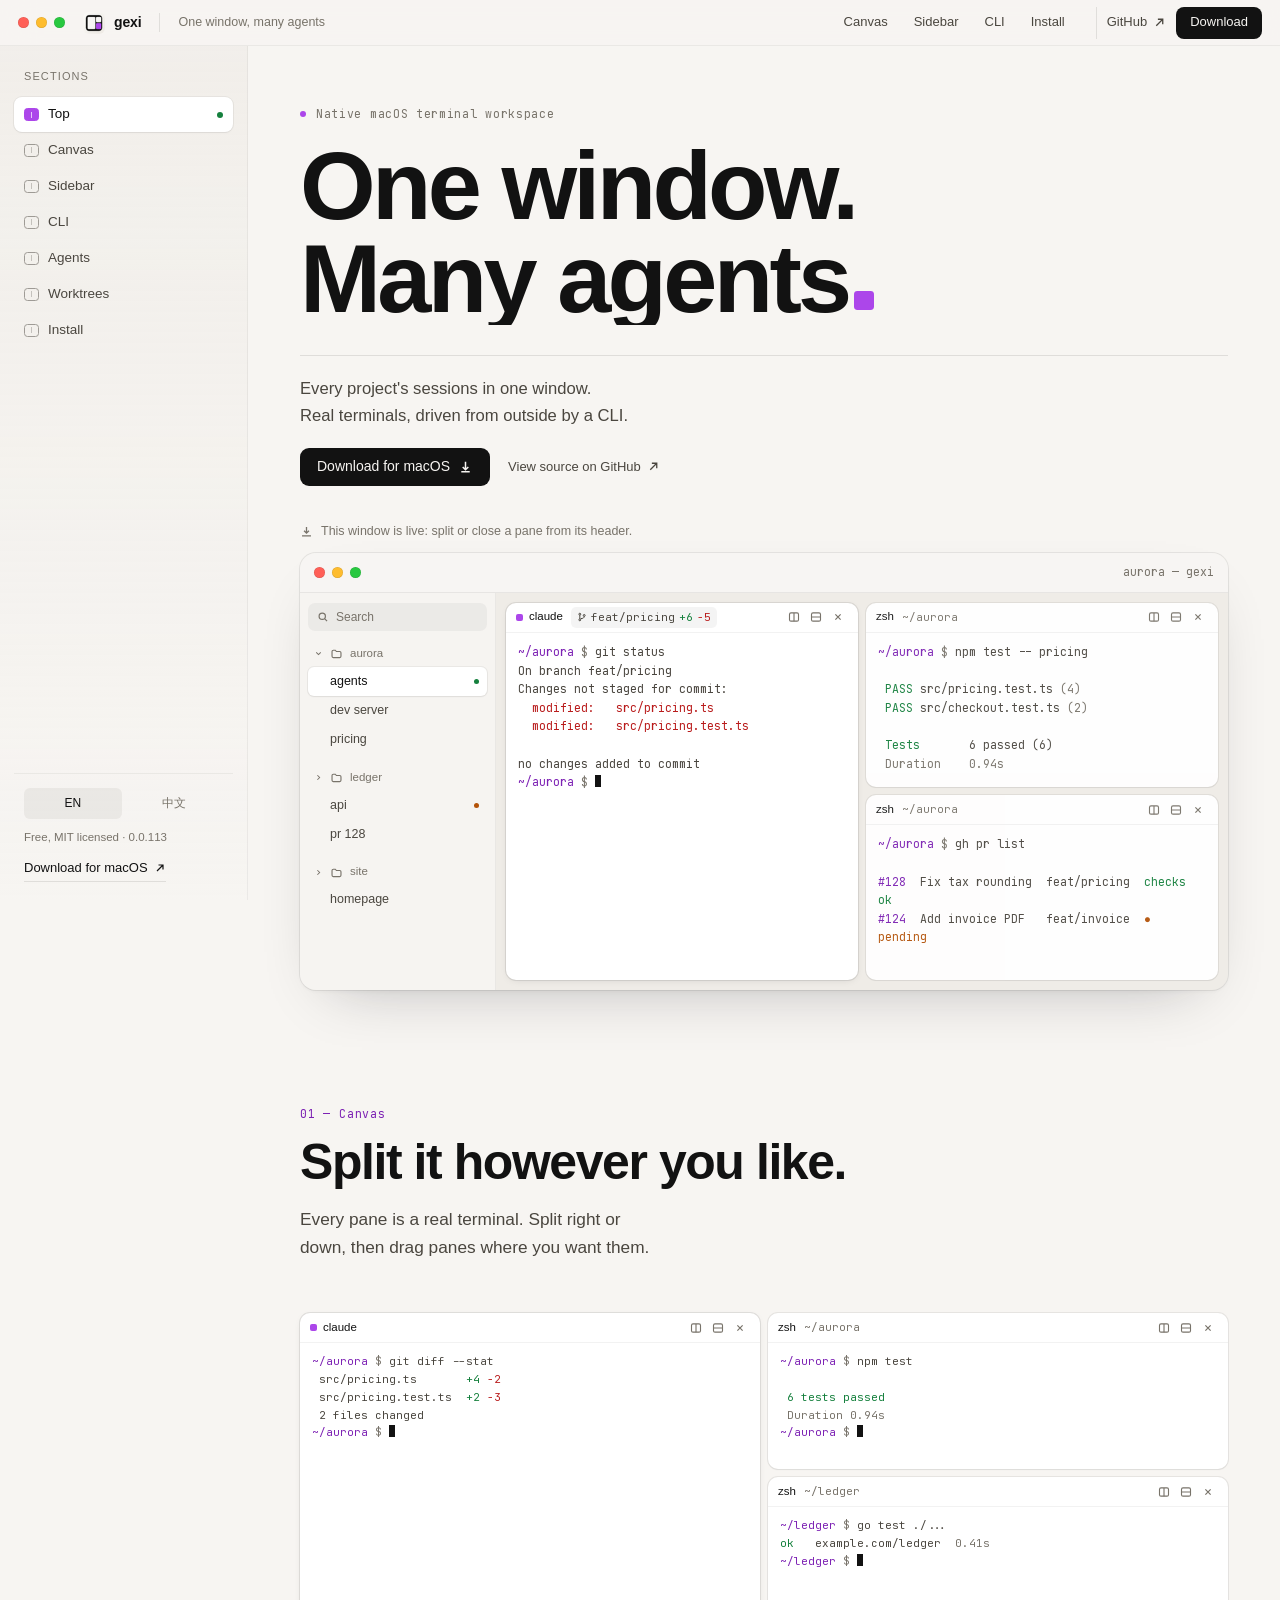
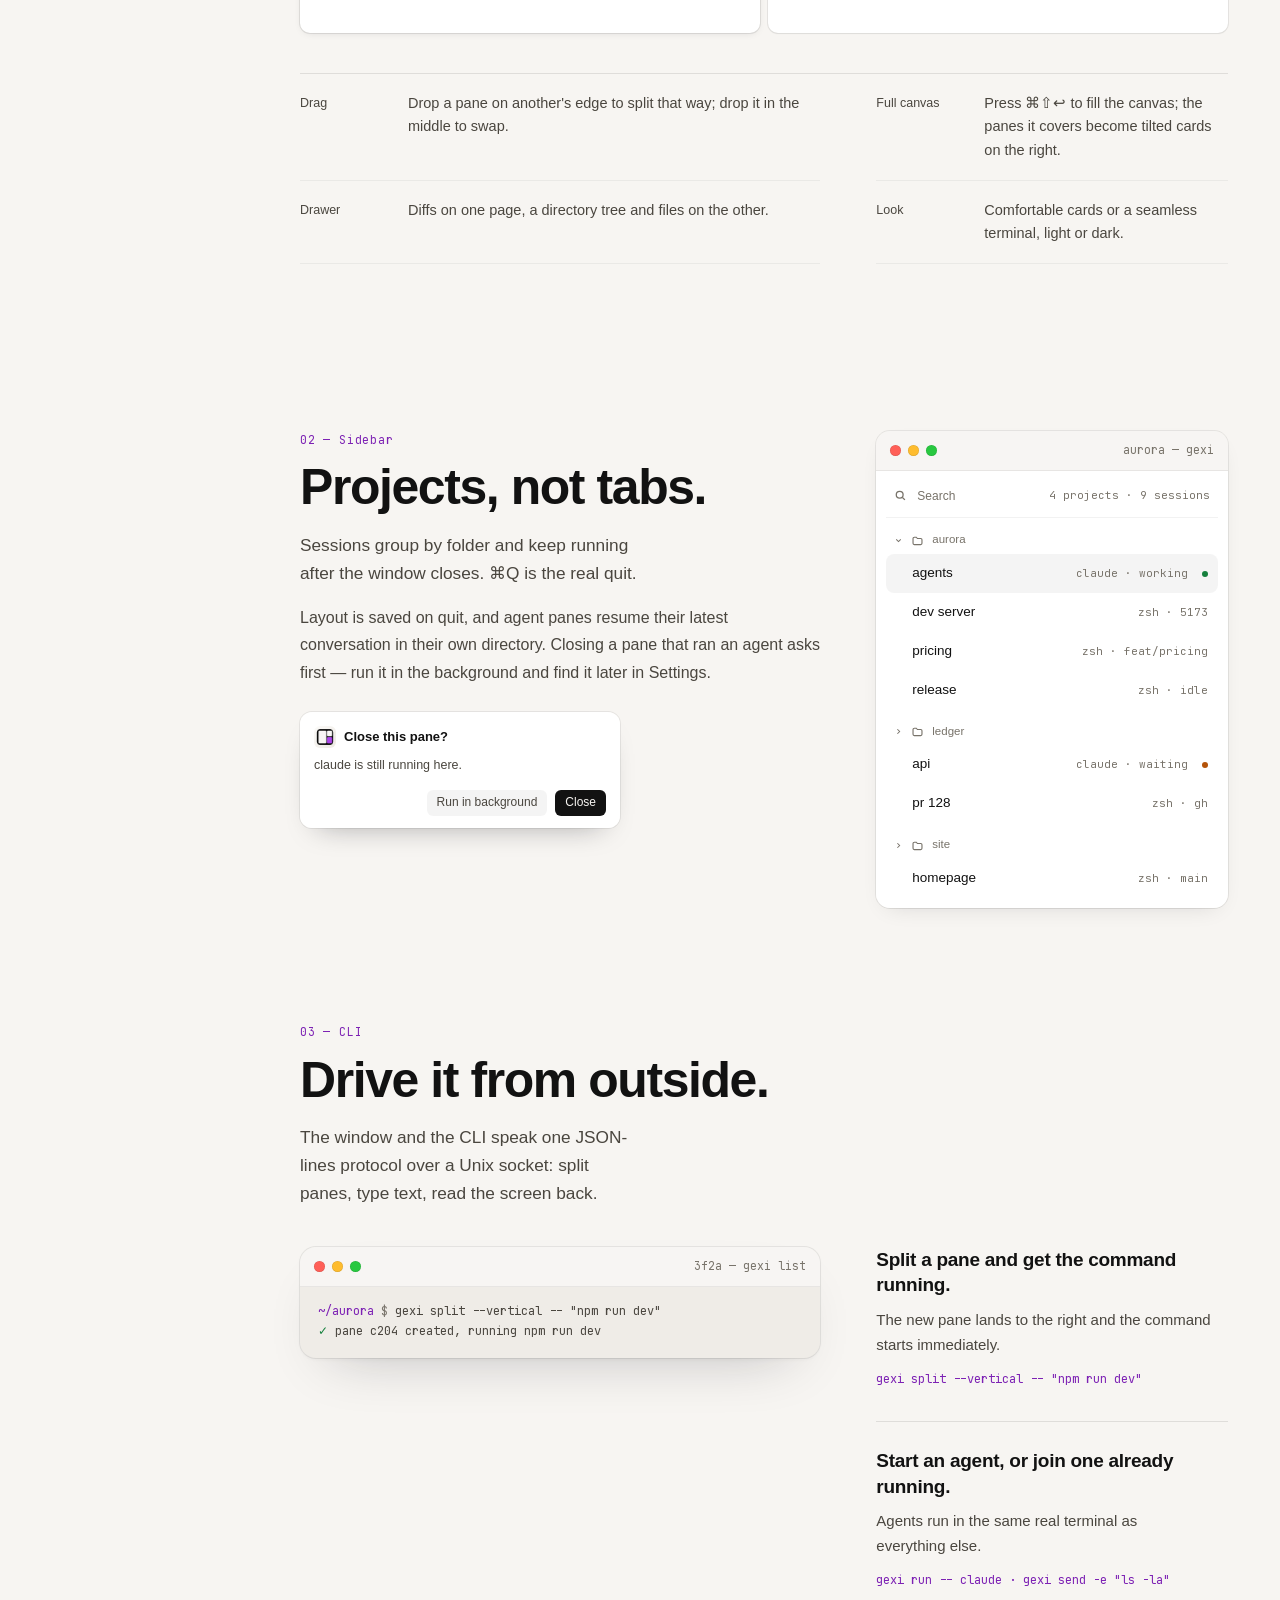
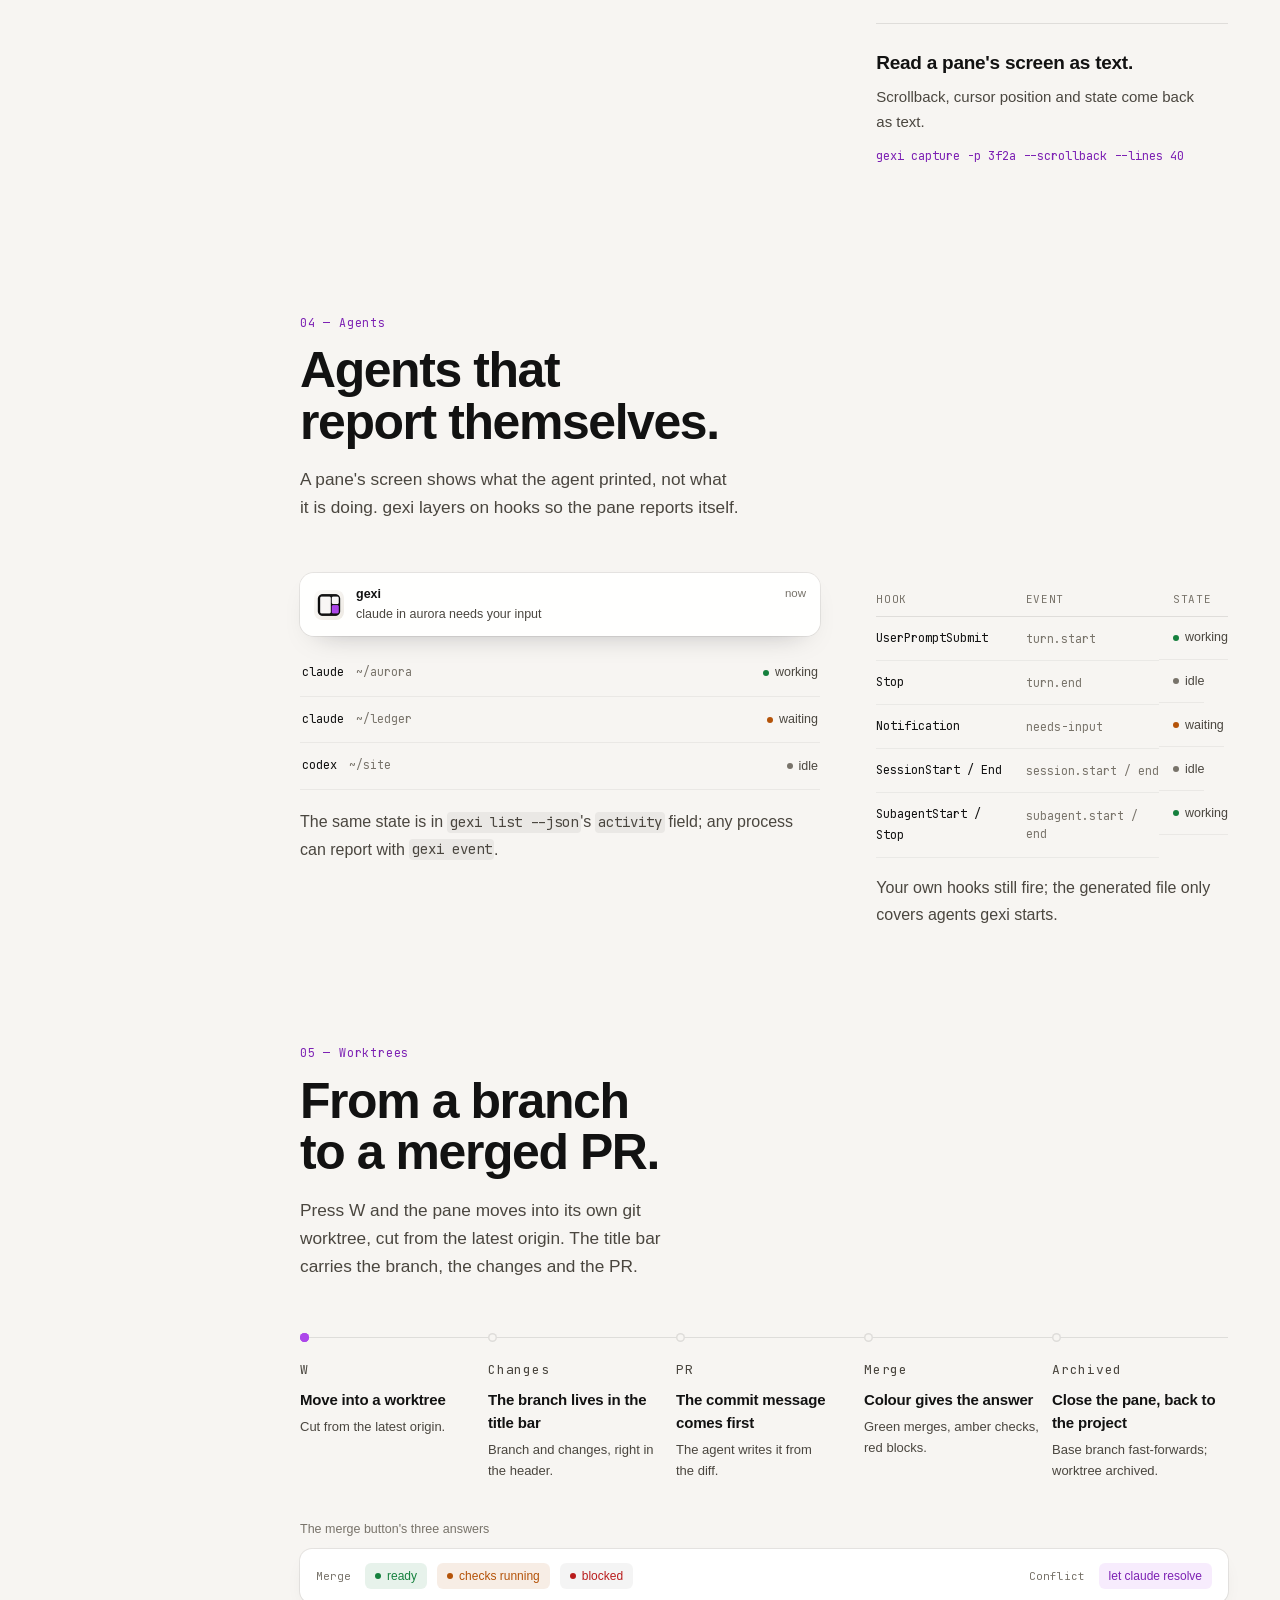
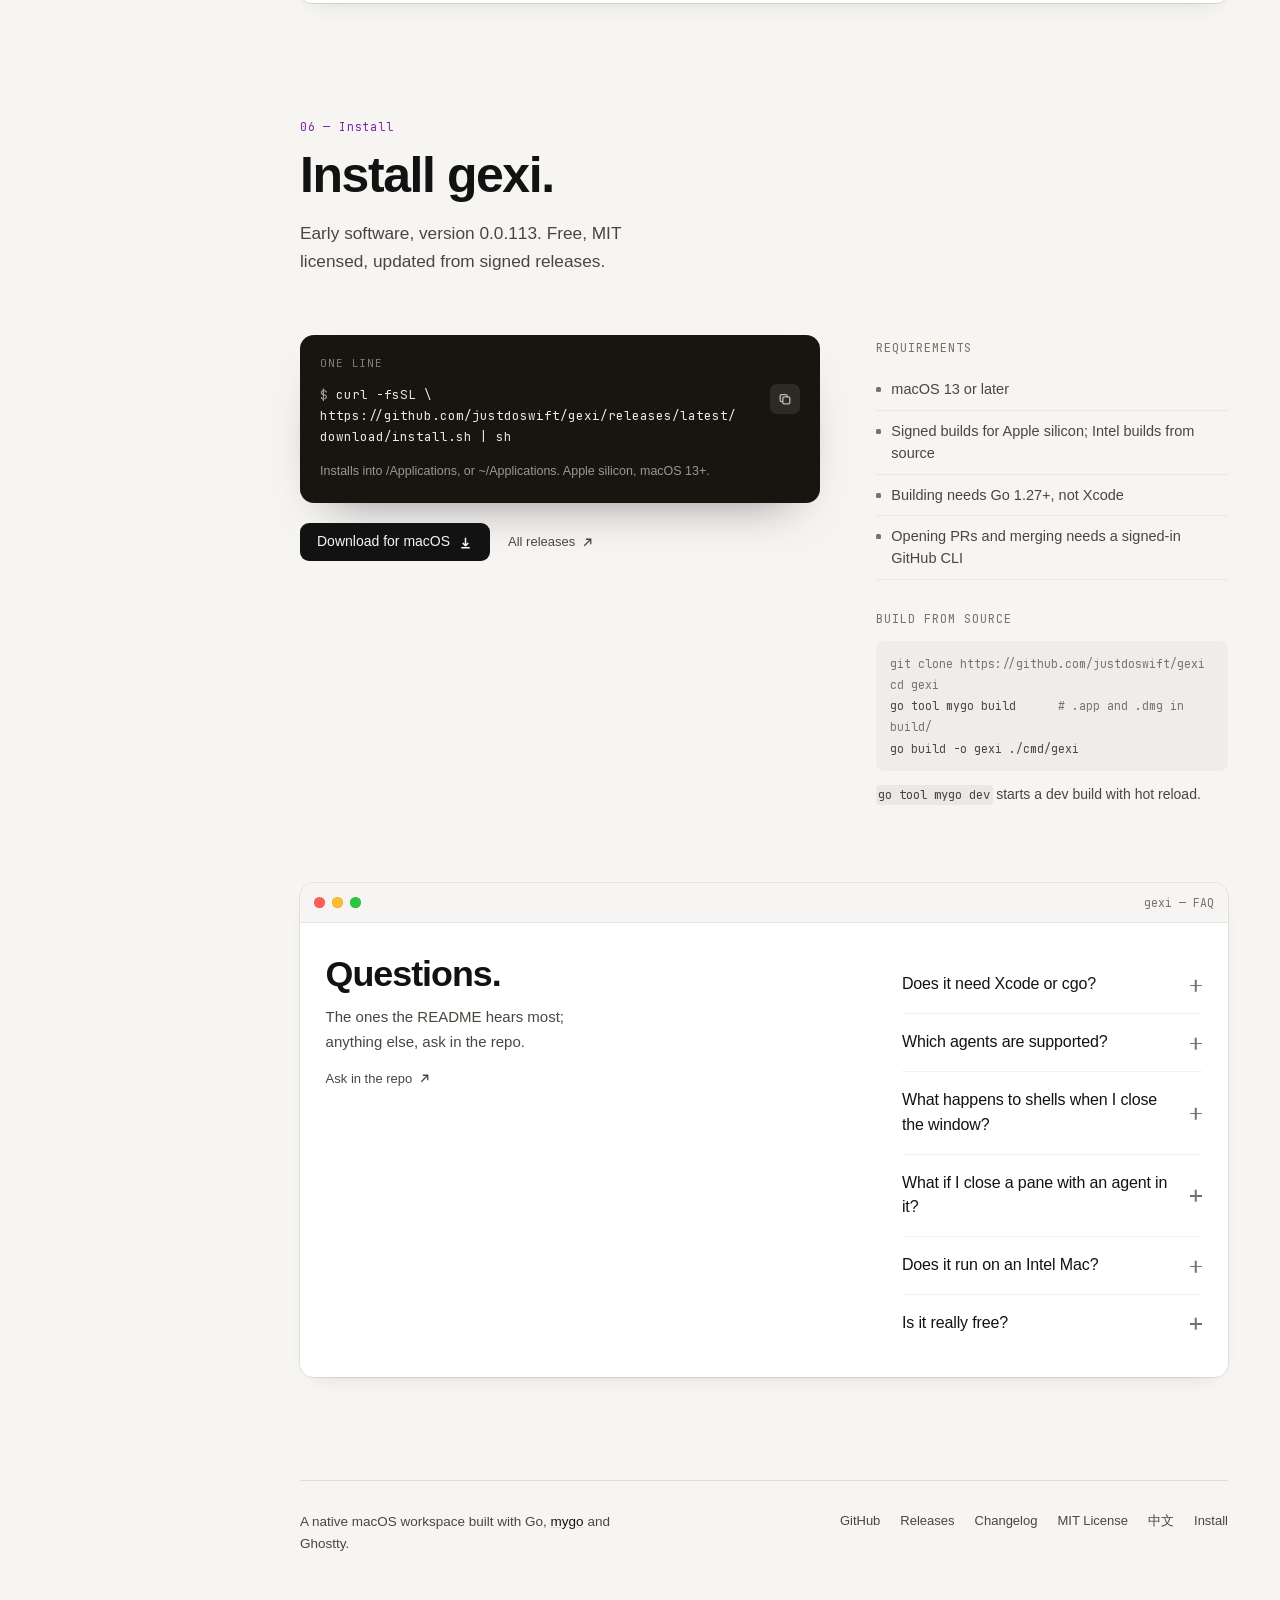
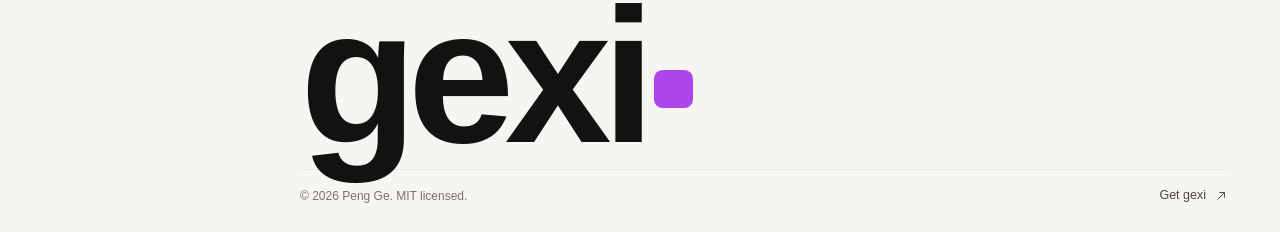
<file: docs/index.html>
<!doctype html>
<html lang="en">
<head>
<meta charset="utf-8">
<meta name="viewport" content="width=device-width, initial-scale=1">
<title>gexi — one window, many agents</title>
<meta name="description" content="gexi is a native macOS terminal workspace: every project's sessions in one window, panes that split any way you like, worktrees that carry a branch all the way to a merged PR, agents that report what they're doing, and a CLI that drives any pane from outside.">
<link rel="canonical" href="https://justdoswift.github.io/gexi/">
<link rel="alternate" hreflang="en" href="https://justdoswift.github.io/gexi/">
<link rel="alternate" hreflang="zh-Hans" href="https://justdoswift.github.io/gexi/zh/">
<link rel="alternate" hreflang="x-default" href="https://justdoswift.github.io/gexi/">
<meta property="og:type" content="website">
<meta property="og:title" content="gexi — one window, many agents">
<meta property="og:description" content="A native macOS terminal workspace. Splits, sessions grouped by project, worktrees that go all the way to a PR, agents that report themselves, and a CLI that drives the whole window.">
<meta property="og:url" content="https://justdoswift.github.io/gexi/">
<meta property="og:image" content="https://justdoswift.github.io/gexi/assets/og.png">
<meta name="twitter:card" content="summary_large_image">
<meta name="theme-color" content="#f7f5f2">
<link rel="icon" type="image/png" sizes="32x32" href="assets/gexi-icon-32.png">
<link rel="apple-touch-icon" href="assets/gexi-icon-180.png">
<link rel="preload" href="assets/fonts/jetbrains-mono-latin.woff2" as="font" type="font/woff2" crossorigin>
<link rel="stylesheet" href="assets/site.css">
<script type="application/ld+json">
{"@context":"https://schema.org","@type":"SoftwareApplication","name":"gexi","operatingSystem":"macOS 13 or later","applicationCategory":"DeveloperApplication","offers":{"@type":"Offer","price":"0","priceCurrency":"USD"},"license":"https://opensource.org/licenses/MIT","url":"https://justdoswift.github.io/gexi/","downloadUrl":"https://github.com/justdoswift/gexi/releases/latest"}
</script>
</head>
<body>
<a class="skip" href="#main">Skip to content</a>

<header class="chrome">
  <span class="lights" aria-hidden="true"><i></i><i></i><i></i></span>
  <a class="chrome-brand" href="index.html"><img src="assets/gexi-icon-32.png" width="22" height="22" alt=""><span>gexi</span></a>
  <p class="chrome-title">One window, many agents</p>
  <nav class="chrome-nav" aria-label="Main">
    <a href="#canvas">Canvas</a>
    <a href="#sidebar">Sidebar</a>
    <a href="#cli">CLI</a>
    <a href="#install">Install</a>
  </nav>
  <div class="chrome-actions">
    <a class="ghost-link" href="https://github.com/justdoswift/gexi"><span>GitHub</span><svg viewBox="0 0 16 16" fill="none" stroke="currentColor" stroke-width="1.6" aria-hidden="true"><path d="M4 12 12 4M6 4h6v6"/></svg></a>
    <a class="btn btn--sm" href="https://github.com/justdoswift/gexi/releases/latest">Download</a>
  </div>
</header>

<div class="workspace">

  <aside class="rail" aria-label="Page sections">
    <p class="rail-label">Sections</p>
    <nav class="rail-list">
      <a class="rail-item" href="#top" data-rail="top"><span class="rail-glyph" aria-hidden="true"></span>Top<span class="rail-dot" aria-hidden="true"></span></a>
      <a class="rail-item" href="#canvas" data-rail="canvas"><span class="rail-glyph" aria-hidden="true"></span>Canvas<span class="rail-dot" aria-hidden="true"></span></a>
      <a class="rail-item" href="#sidebar" data-rail="sidebar"><span class="rail-glyph" aria-hidden="true"></span>Sidebar<span class="rail-dot" aria-hidden="true"></span></a>
      <a class="rail-item" href="#cli" data-rail="cli"><span class="rail-glyph" aria-hidden="true"></span>CLI<span class="rail-dot" aria-hidden="true"></span></a>
      <a class="rail-item" href="#agents" data-rail="agents"><span class="rail-glyph" aria-hidden="true"></span>Agents<span class="rail-dot" aria-hidden="true"></span></a>
      <a class="rail-item" href="#worktrees" data-rail="worktrees"><span class="rail-glyph" aria-hidden="true"></span>Worktrees<span class="rail-dot" aria-hidden="true"></span></a>
      <a class="rail-item" href="#install" data-rail="install"><span class="rail-glyph" aria-hidden="true"></span>Install<span class="rail-dot" aria-hidden="true"></span></a>
    </nav>
    <div class="rail-foot">
      <div class="rail-lang">
        <a href="index.html" aria-current="true">EN</a>
        <a href="zh/index.html" lang="zh-Hans" hreflang="zh-Hans">中文</a>
      </div>
      <p class="rail-meta">Free, MIT licensed · 0.0.113</p>
      <a class="rail-cta" href="https://github.com/justdoswift/gexi/releases/latest">Download for macOS<svg viewBox="0 0 16 16" fill="none" stroke="currentColor" stroke-width="1.6" aria-hidden="true"><path d="M4 12 12 4M6 4h6v6"/></svg></a>
    </div>
  </aside>

  <main class="canvas" id="main">
    <nav class="rail-strip" aria-label="Page sections">
      <a href="#top" data-rail="top">Top</a>
      <a href="#canvas" data-rail="canvas">Canvas</a>
      <a href="#sidebar" data-rail="sidebar">Sidebar</a>
      <a href="#cli" data-rail="cli">CLI</a>
      <a href="#agents" data-rail="agents">Agents</a>
      <a href="#worktrees" data-rail="worktrees">Worktrees</a>
      <a href="#install" data-rail="install">Install</a>
    </nav>
    <div class="wrap" id="top">

      <section class="hero" aria-labelledby="title">
        <div class="hero-head">
          <p class="eyebrow"><i aria-hidden="true"></i>Native macOS terminal workspace</p>
          <h1 id="title">
            <span class="hero-line"><span>One window.</span></span>
            <span class="hero-line"><span>Many agents<i class="stop-mark" aria-hidden="true"></i></span></span>
          </h1>
        </div>

        <div class="hero-sub">
          <p>Every project's sessions in one window. Real terminals, driven from outside by a CLI.</p>
          <div class="hero-actions">
            <a class="btn" href="https://github.com/justdoswift/gexi/releases/latest">Download for macOS<svg viewBox="0 0 16 16" fill="none" stroke="currentColor" stroke-width="1.6" aria-hidden="true"><path d="M8 3v8M5 8.5 8 11.5l3-3M3.5 13.5h9"/></svg></a>
            <a class="ghost-link" href="https://github.com/justdoswift/gexi"><span>View source on GitHub</span><svg viewBox="0 0 16 16" fill="none" stroke="currentColor" stroke-width="1.6" aria-hidden="true"><path d="M4 12 12 4M6 4h6v6"/></svg></a>
          </div>
        </div>

        <div class="stage" data-intro>
          <p class="stage-hint"><svg viewBox="0 0 16 16" fill="none" stroke="currentColor" stroke-width="1.6" aria-hidden="true"><path d="M8 2.5v8M5 7l3 3 3-3M2.5 13.5h11"/></svg>This window is live: split or close a pane from its header.</p>
          <div class="win" role="group" data-ui aria-label="A gexi window with three panes">
            <div class="win-bar">
              <span class="lights" aria-hidden="true"><i></i><i></i><i></i></span>
              <span class="win-path">aurora — gexi</span>
            </div>
            <div class="win-body">
              <div class="win-side">
                <div class="side-search"><svg viewBox="0 0 16 16" fill="none" stroke="currentColor" stroke-width="1.6" aria-hidden="true"><circle cx="7" cy="7" r="4.2"/><path d="m10.4 10.4 3 3"/></svg>Search</div>
                <div class="side-group">
                  <div class="side-project"><svg class="chev" viewBox="0 0 16 16" fill="none" stroke="currentColor" stroke-width="1.8" aria-hidden="true"><path d="m4 6 4 4 4-4"/></svg><svg viewBox="0 0 16 16" fill="none" stroke="currentColor" stroke-width="1.4" aria-hidden="true"><path d="M2.5 5.5A1.5 1.5 0 0 1 4 4h2.5l1.4 1.6H12A1.5 1.5 0 0 1 13.5 7.1v4.4A1.5 1.5 0 0 1 12 13H4a1.5 1.5 0 0 1-1.5-1.5Z"/></svg><span>aurora</span></div>
                  <div class="sess active"><span>agents</span><span class="dot dot--work"></span></div>
                  <div class="sess"><span>dev server</span></div>
                  <div class="sess"><span>pricing</span></div>
                </div>
                <div class="side-group">
                  <div class="side-project"><svg class="chev" viewBox="0 0 16 16" fill="none" stroke="currentColor" stroke-width="1.8" aria-hidden="true"><path d="m6 4 4 4-4 4"/></svg><svg viewBox="0 0 16 16" fill="none" stroke="currentColor" stroke-width="1.4" aria-hidden="true"><path d="M2.5 5.5A1.5 1.5 0 0 1 4 4h2.5l1.4 1.6H12A1.5 1.5 0 0 1 13.5 7.1v4.4A1.5 1.5 0 0 1 12 13H4a1.5 1.5 0 0 1-1.5-1.5Z"/></svg><span>ledger</span></div>
                  <div class="sess"><span>api</span><span class="dot dot--wait"></span></div>
                  <div class="sess"><span>pr 128</span></div>
                </div>
                <div class="side-group">
                  <div class="side-project"><svg class="chev" viewBox="0 0 16 16" fill="none" stroke="currentColor" stroke-width="1.8" aria-hidden="true"><path d="m6 4 4 4-4 4"/></svg><svg viewBox="0 0 16 16" fill="none" stroke="currentColor" stroke-width="1.4" aria-hidden="true"><path d="M2.5 5.5A1.5 1.5 0 0 1 4 4h2.5l1.4 1.6H12A1.5 1.5 0 0 1 13.5 7.1v4.4A1.5 1.5 0 0 1 12 13H4a1.5 1.5 0 0 1-1.5-1.5Z"/></svg><span>site</span></div>
                  <div class="sess"><span>homepage</span></div>
                </div>
              </div>
              <div class="win-main">
                <div class="panes" data-count="3" data-panes>
                  <section class="pane focused">
                    <header class="pane-head">
                      <span class="pane-title"><span class="agent-dot" aria-hidden="true"></span>claude</span>
                      <span class="branch-pill"><svg viewBox="0 0 16 16" fill="none" stroke="currentColor" stroke-width="1.6" aria-hidden="true"><circle cx="4.5" cy="3.5" r="1.5"/><circle cx="4.5" cy="12.5" r="1.5"/><circle cx="11.5" cy="5.5" r="1.5"/><path d="M4.5 5v6M6 10.5c3.5 0 5.5-1 5.5-3.5"/></svg>feat/pricing <span class="add">+6</span> <span class="del">−5</span></span>
                      <span class="pane-actions">
                        <button class="pane-btn" data-act="split" aria-label="Split right"><svg viewBox="0 0 16 16" fill="none" stroke="currentColor" stroke-width="1.5" aria-hidden="true"><rect x="2" y="2.5" width="12" height="11" rx="2"/><path d="M8 2.5v11"/></svg></button>
                        <button class="pane-btn" data-act="split" aria-label="Split down"><svg viewBox="0 0 16 16" fill="none" stroke="currentColor" stroke-width="1.5" aria-hidden="true"><rect x="2" y="2.5" width="12" height="11" rx="2"/><path d="M2 8h12"/></svg></button>
                        <button class="pane-btn" data-act="close" aria-label="Close pane"><svg viewBox="0 0 16 16" fill="none" stroke="currentColor" stroke-width="1.6" aria-hidden="true"><path d="m4.5 4.5 7 7m0-7-7 7"/></svg></button>
                      </span>
                    </header>
                    <pre class="term"><span class="dir">~/aurora</span> <span class="dim">$</span> git status
On branch feat/pricing
Changes not staged for commit:
  <span class="red">modified:   src/pricing.ts</span>
  <span class="red">modified:   src/pricing.test.ts</span>

no changes added to commit
<span class="dir">~/aurora</span> <span class="dim">$</span> <span class="cursor"></span></pre>
                  </section>
                  <section class="pane">
                    <header class="pane-head">
                      <span class="pane-title">zsh</span>
                      <span class="pane-path">~/aurora</span>
                      <span class="pane-actions">
                        <button class="pane-btn" data-act="split" aria-label="Split right"><svg viewBox="0 0 16 16" fill="none" stroke="currentColor" stroke-width="1.5" aria-hidden="true"><rect x="2" y="2.5" width="12" height="11" rx="2"/><path d="M8 2.5v11"/></svg></button>
                        <button class="pane-btn" data-act="split" aria-label="Split down"><svg viewBox="0 0 16 16" fill="none" stroke="currentColor" stroke-width="1.5" aria-hidden="true"><rect x="2" y="2.5" width="12" height="11" rx="2"/><path d="M2 8h12"/></svg></button>
                        <button class="pane-btn" data-act="close" aria-label="Close pane"><svg viewBox="0 0 16 16" fill="none" stroke="currentColor" stroke-width="1.6" aria-hidden="true"><path d="m4.5 4.5 7 7m0-7-7 7"/></svg></button>
                      </span>
                    </header>
                    <pre class="term"><span class="dir">~/aurora</span> <span class="dim">$</span> npm test -- pricing

 <span class="green">PASS</span> src/pricing.test.ts <span class="dim">(4)</span>
 <span class="green">PASS</span> src/checkout.test.ts <span class="dim">(2)</span>

 <span class="green">Tests</span>       6 passed (6)
 <span class="dim">Duration    0.94s</span></pre>
                  </section>
                  <section class="pane">
                    <header class="pane-head">
                      <span class="pane-title">zsh</span>
                      <span class="pane-path">~/aurora</span>
                      <span class="pane-actions">
                        <button class="pane-btn" data-act="split" aria-label="Split right"><svg viewBox="0 0 16 16" fill="none" stroke="currentColor" stroke-width="1.5" aria-hidden="true"><rect x="2" y="2.5" width="12" height="11" rx="2"/><path d="M8 2.5v11"/></svg></button>
                        <button class="pane-btn" data-act="split" aria-label="Split down"><svg viewBox="0 0 16 16" fill="none" stroke="currentColor" stroke-width="1.5" aria-hidden="true"><rect x="2" y="2.5" width="12" height="11" rx="2"/><path d="M2 8h12"/></svg></button>
                        <button class="pane-btn" data-act="close" aria-label="Close pane"><svg viewBox="0 0 16 16" fill="none" stroke="currentColor" stroke-width="1.6" aria-hidden="true"><path d="m4.5 4.5 7 7m0-7-7 7"/></svg></button>
                      </span>
                    </header>
                    <pre class="term"><span class="dir">~/aurora</span> <span class="dim">$</span> gh pr list

<span class="purple">#128</span>  Fix tax rounding  feat/pricing  <span class="green">checks ok</span>
<span class="purple">#124</span>  Add invoice PDF   feat/invoice  <span class="yellow">● pending</span></pre>
                  </section>
                </div>
              </div>
            </div>
            <p class="visually-hidden" role="status" data-pane-status>3 panes</p>
          </div>
          <template id="pane-template">
            <section class="pane">
              <header class="pane-head">
                <span class="pane-title">zsh</span>
                <span class="pane-path">~/aurora</span>
                <span class="pane-actions">
                  <button class="pane-btn" data-act="split" aria-label="Split right"><svg viewBox="0 0 16 16" fill="none" stroke="currentColor" stroke-width="1.5" aria-hidden="true"><rect x="2" y="2.5" width="12" height="11" rx="2"/><path d="M8 2.5v11"/></svg></button>
                  <button class="pane-btn" data-act="split" aria-label="Split down"><svg viewBox="0 0 16 16" fill="none" stroke="currentColor" stroke-width="1.5" aria-hidden="true"><rect x="2" y="2.5" width="12" height="11" rx="2"/><path d="M2 8h12"/></svg></button>
                  <button class="pane-btn" data-act="close" aria-label="Close pane"><svg viewBox="0 0 16 16" fill="none" stroke="currentColor" stroke-width="1.6" aria-hidden="true"><path d="m4.5 4.5 7 7m0-7-7 7"/></svg></button>
                </span>
              </header>
              <pre class="term"><span class="dir">~/aurora</span> <span class="dim">$</span> npm run dev

  <span class="green">VITE v6.2.1</span>  ready in 312 ms

  Local:   http://localhost:5173/

<span class="dim">10:42:18  hmr update /src/pricing.ts</span></pre>
            </section>
          </template>
        </div>
      </section>

      <section class="section" id="canvas" aria-labelledby="canvas-title">
        <div class="section-head">
          <p class="section-kicker">01 — Canvas</p>
          <h2 id="canvas-title">Split it however you like.</h2>
          <p class="lead">Every pane is a real terminal. Split right or down, then drag panes where you want them.</p>
        </div>

        <div class="band panes" data-panes data-count="3" data-reveal aria-label="Three panes on the canvas">
          <section class="pane focused">
            <header class="pane-head"><span class="pane-title"><span class="agent-dot" aria-hidden="true"></span>claude</span>
              <span class="pane-actions">
                        <button class="pane-btn" data-act="split" aria-label="Split right"><svg viewBox="0 0 16 16" fill="none" stroke="currentColor" stroke-width="1.5" aria-hidden="true"><rect x="2" y="2.5" width="12" height="11" rx="2"/><path d="M8 2.5v11"/></svg></button>
                        <button class="pane-btn" data-act="split" aria-label="Split down"><svg viewBox="0 0 16 16" fill="none" stroke="currentColor" stroke-width="1.5" aria-hidden="true"><rect x="2" y="2.5" width="12" height="11" rx="2"/><path d="M2 8h12"/></svg></button>
                        <button class="pane-btn" data-act="close" aria-label="Close pane"><svg viewBox="0 0 16 16" fill="none" stroke="currentColor" stroke-width="1.6" aria-hidden="true"><path d="m4.5 4.5 7 7m0-7-7 7"/></svg></button>
                      </span>
            </header>
            <pre class="term"><span class="dir">~/aurora</span> <span class="dim">$</span> git diff --stat
 src/pricing.ts       <span class="green">+4</span> <span class="red">−2</span>
 src/pricing.test.ts  <span class="green">+2</span> <span class="red">−3</span>
 2 files changed
<span class="dir">~/aurora</span> <span class="dim">$</span> <span class="cursor"></span></pre>
          </section>
          <section class="pane">
            <header class="pane-head"><span class="pane-title">zsh</span><span class="pane-path">~/aurora</span>
              <span class="pane-actions">
                        <button class="pane-btn" data-act="split" aria-label="Split right"><svg viewBox="0 0 16 16" fill="none" stroke="currentColor" stroke-width="1.5" aria-hidden="true"><rect x="2" y="2.5" width="12" height="11" rx="2"/><path d="M8 2.5v11"/></svg></button>
                        <button class="pane-btn" data-act="split" aria-label="Split down"><svg viewBox="0 0 16 16" fill="none" stroke="currentColor" stroke-width="1.5" aria-hidden="true"><rect x="2" y="2.5" width="12" height="11" rx="2"/><path d="M2 8h12"/></svg></button>
                        <button class="pane-btn" data-act="close" aria-label="Close pane"><svg viewBox="0 0 16 16" fill="none" stroke="currentColor" stroke-width="1.6" aria-hidden="true"><path d="m4.5 4.5 7 7m0-7-7 7"/></svg></button>
                      </span>
            </header>
            <pre class="term"><span class="dir">~/aurora</span> <span class="dim">$</span> npm test

 <span class="green">6 tests passed</span>
 <span class="dim">Duration 0.94s</span>
<span class="dir">~/aurora</span> <span class="dim">$</span> <span class="cursor"></span></pre>
          </section>
          <section class="pane">
            <header class="pane-head"><span class="pane-title">zsh</span><span class="pane-path">~/ledger</span>
              <span class="pane-actions">
                        <button class="pane-btn" data-act="split" aria-label="Split right"><svg viewBox="0 0 16 16" fill="none" stroke="currentColor" stroke-width="1.5" aria-hidden="true"><rect x="2" y="2.5" width="12" height="11" rx="2"/><path d="M8 2.5v11"/></svg></button>
                        <button class="pane-btn" data-act="split" aria-label="Split down"><svg viewBox="0 0 16 16" fill="none" stroke="currentColor" stroke-width="1.5" aria-hidden="true"><rect x="2" y="2.5" width="12" height="11" rx="2"/><path d="M2 8h12"/></svg></button>
                        <button class="pane-btn" data-act="close" aria-label="Close pane"><svg viewBox="0 0 16 16" fill="none" stroke="currentColor" stroke-width="1.6" aria-hidden="true"><path d="m4.5 4.5 7 7m0-7-7 7"/></svg></button>
                      </span>
            </header>
            <pre class="term"><span class="dir">~/ledger</span> <span class="dim">$</span> go test ./...
<span class="green">ok</span>   example.com/ledger  <span class="dim">0.41s</span>
<span class="dir">~/ledger</span> <span class="dim">$</span> <span class="cursor"></span></pre>
          </section>
        </div>

        <ul class="canvas-notes">
          <li><span class="k">Drag</span>Drop a pane on another's edge to split that way; drop it in the middle to swap.</li>
          <li><span class="k">Full canvas</span>Press ⌘⇧↩ to fill the canvas; the panes it covers become tilted cards on the right.</li>
          <li><span class="k">Drawer</span>Diffs on one page, a directory tree and files on the other.</li>
          <li><span class="k">Look</span>Comfortable cards or a seamless terminal, light or dark.</li>
        </ul>
      </section>

      <section class="section" id="sidebar" aria-labelledby="sidebar-title">
        <div class="sessions">
          <div class="section-head" data-reveal>
            <p class="section-kicker">02 — Sidebar</p>
            <h2 id="sidebar-title">Projects, not tabs.</h2>
            <p class="lead">Sessions group by folder and keep running after the window closes. ⌘Q is the real quit.</p>
            <p class="body-copy" style="margin-top:16px">Layout is saved on quit, and agent panes resume their latest conversation in their own directory. Closing a pane that ran an agent asks first — run it in the background and find it later in Settings.</p>
            <div class="mini-dialog" data-ui aria-label="Confirming a pane with a running agent">
              <div class="mini-dialog-head"><img src="assets/gexi-icon-60.png" width="22" height="22" alt=""><strong>Close this pane?</strong></div>
              <p>claude is still running here.</p>
              <div class="mini-dialog-actions"><span class="chip">Run in background</span><span class="chip chip--strong">Close</span></div>
            </div>
          </div>

          <div class="session-stack" data-reveal>
            <div class="win-bar">
              <span class="lights" aria-hidden="true"><i></i><i></i><i></i></span>
              <span class="win-path">aurora — gexi</span>
            </div>
            <div class="stack-inner">
            <div class="stack-head">
              <svg viewBox="0 0 16 16" fill="none" stroke="currentColor" stroke-width="1.6" aria-hidden="true" style="width:13px;height:13px"><circle cx="7" cy="7" r="4.2"/><path d="m10.4 10.4 3 3"/></svg>
              Search
              <span class="count">4 projects · 9 sessions</span>
            </div>
            <div class="stack-list">
              <div class="stack-group">
                <div class="stack-project"><svg class="chev" viewBox="0 0 16 16" fill="none" stroke="currentColor" stroke-width="1.8" aria-hidden="true"><path d="m4 6 4 4 4-4"/></svg><svg viewBox="0 0 16 16" fill="none" stroke="currentColor" stroke-width="1.4" aria-hidden="true"><path d="M2.5 5.5A1.5 1.5 0 0 1 4 4h2.5l1.4 1.6H12A1.5 1.5 0 0 1 13.5 7.1v4.4A1.5 1.5 0 0 1 12 13H4a1.5 1.5 0 0 1-1.5-1.5Z"/></svg>aurora</div>
                <div class="stack-row" data-on="true"><span class="stack-name">agents</span><span class="stack-what">claude · working</span><span class="stack-state stack-state--work" aria-hidden="true"></span></div>
                <div class="stack-row"><span class="stack-name">dev server</span><span class="stack-what">zsh · 5173</span></div>
                <div class="stack-row"><span class="stack-name">pricing</span><span class="stack-what">zsh · feat/pricing</span></div>
                <div class="stack-row"><span class="stack-name">release</span><span class="stack-what">zsh · idle</span></div>
              </div>
              <div class="stack-group">
                <div class="stack-project"><svg class="chev" viewBox="0 0 16 16" fill="none" stroke="currentColor" stroke-width="1.8" aria-hidden="true"><path d="m6 4 4 4-4 4"/></svg><svg viewBox="0 0 16 16" fill="none" stroke="currentColor" stroke-width="1.4" aria-hidden="true"><path d="M2.5 5.5A1.5 1.5 0 0 1 4 4h2.5l1.4 1.6H12A1.5 1.5 0 0 1 13.5 7.1v4.4A1.5 1.5 0 0 1 12 13H4a1.5 1.5 0 0 1-1.5-1.5Z"/></svg>ledger</div>
                <div class="stack-row"><span class="stack-name">api</span><span class="stack-what">claude · waiting</span><span class="stack-state stack-state--wait" aria-hidden="true"></span></div>
                <div class="stack-row"><span class="stack-name">pr 128</span><span class="stack-what">zsh · gh</span></div>
              </div>
              <div class="stack-group">
                <div class="stack-project"><svg class="chev" viewBox="0 0 16 16" fill="none" stroke="currentColor" stroke-width="1.8" aria-hidden="true"><path d="m6 4 4 4-4 4"/></svg><svg viewBox="0 0 16 16" fill="none" stroke="currentColor" stroke-width="1.4" aria-hidden="true"><path d="M2.5 5.5A1.5 1.5 0 0 1 4 4h2.5l1.4 1.6H12A1.5 1.5 0 0 1 13.5 7.1v4.4A1.5 1.5 0 0 1 12 13H4a1.5 1.5 0 0 1-1.5-1.5Z"/></svg>site</div>
                <div class="stack-row"><span class="stack-name">homepage</span><span class="stack-what">zsh · main</span></div>
              </div>
            </div>
            </div>
          </div>
        </div>
      </section>

      <section class="section" id="cli" aria-labelledby="cli-title">
        <div class="section-head">
          <p class="section-kicker">03 — CLI</p>
          <h2 id="cli-title">Drive it from outside.</h2>
          <p class="lead">The window and the CLI speak one JSON-lines protocol over a Unix socket: split panes, type text, read the screen back.</p>
        </div>

        <div class="cli">
          <div class="cli-stage">
            <div class="cli-term win" role="group" data-cli aria-label="gexi CLI">
              <div class="win-bar">
                <span class="lights" aria-hidden="true"><i></i><i></i><i></i></span>
                <span class="win-path">3f2a — gexi list</span>
              </div>
              <pre class="term" aria-live="polite">
<span class="term-line" data-step="1"><span class="dir">~/aurora</span> <span class="dim">$</span> gexi split --vertical -- "npm run dev"</span>
<span class="term-line" data-step="1"><span class="green">✓</span> pane c204 created, running npm run dev</span>

<span class="term-line" data-step="2"><span class="dir">~/aurora</span> <span class="dim">$</span> gexi run -- claude</span>
<span class="term-line" data-step="2"><span class="green">✓</span> claude started in 3f2a</span>
<span class="term-line" data-step="2"><span class="dir">~/aurora</span> <span class="dim">$</span> gexi send -e "ls -la"</span>
<span class="term-line" data-step="2"><span class="green">✓</span> sent to 3f2a</span>

<span class="term-line" data-step="3"><span class="dir">~/aurora</span> <span class="dim">$</span> gexi capture -p 3f2a --lines 4</span>
<span class="term-line" data-step="3"><span class="dim">3f2a</span>  * claude   ~/aurora   <span class="yellow">working</span></span>
<span class="term-line" data-step="3"><span class="dim">c204</span>    zsh      ~/aurora</span>
<span class="term-line" data-step="3"><span class="dim">9b71</span>    zsh      ~/ledger   <span class="dim">waiting</span></span></pre>
            </div>
          </div>

          <div class="cli-steps">
            <article class="cli-step" data-step="1">
              <h3>Split a pane and get the command running.</h3>
              <p>The new pane lands to the right and the command starts immediately.</p>
              <span class="step-cmd">gexi split --vertical -- "npm run dev"</span>
            </article>
            <article class="cli-step" data-step="2">
              <h3>Start an agent, or join one already running.</h3>
              <p>Agents run in the same real terminal as everything else.</p>
              <span class="step-cmd">gexi run -- claude · gexi send -e "ls -la"</span>
            </article>
            <article class="cli-step" data-step="3">
              <h3>Read a pane's screen as text.</h3>
              <p>Scrollback, cursor position and state come back as text.</p>
              <span class="step-cmd">gexi capture -p 3f2a --scrollback --lines 40</span>
            </article>
          </div>
        </div>
      </section>

      <section class="section" id="agents" aria-labelledby="agents-title">
        <div class="section-head">
          <p class="section-kicker">04 — Agents</p>
          <h2 id="agents-title">Agents that report themselves.</h2>
          <p class="lead">A pane's screen shows what the agent printed, not what it is doing. gexi layers on hooks so the pane reports itself.</p>
        </div>

        <div class="agents">
          <div data-reveal>
            <div class="notif">
              <img src="assets/gexi-icon-60.png" width="30" height="30" alt="">
              <div>
                <div class="notif-title">gexi</div>
                <div class="notif-body">claude in aurora needs your input</div>
              </div>
              <span class="notif-time">now</span>
            </div>
            <div class="state-list">
              <div class="state-row"><span class="name">claude</span><span class="dir">~/aurora</span><span class="st st--work"><i></i>working</span></div>
              <div class="state-row"><span class="name">claude</span><span class="dir">~/ledger</span><span class="st st--wait"><i></i>waiting</span></div>
              <div class="state-row"><span class="name">codex</span><span class="dir">~/site</span><span class="st st--idle"><i></i>idle</span></div>
            </div>
            <p class="body-copy" style="margin-top:18px">The same state is in <code>gexi list --json</code>'s <code>activity</code> field; any process can report with <code>gexi event</code>.</p>
          </div>
          <div data-reveal>
            <table class="hooks">
              <caption class="visually-hidden">Claude Code hooks and the pane state they set</caption>
              <thead><tr><th scope="col">Hook</th><th scope="col">Event</th><th scope="col">State</th></tr></thead>
              <tbody>
                <tr><td><code>UserPromptSubmit</code></td><td class="arrow">turn.start</td><td class="st st--work"><i></i>working</td></tr>
                <tr><td><code>Stop</code></td><td class="arrow">turn.end</td><td class="st st--idle"><i></i>idle</td></tr>
                <tr><td><code>Notification</code></td><td class="arrow">needs-input</td><td class="st st--wait"><i></i>waiting</td></tr>
                <tr><td><code>SessionStart / End</code></td><td class="arrow">session.start / end</td><td class="st st--idle"><i></i>idle</td></tr>
                <tr><td><code>SubagentStart / Stop</code></td><td class="arrow">subagent.start / end</td><td class="st st--work"><i></i>working</td></tr>
              </tbody>
            </table>
            <p class="body-copy" style="margin-top:16px">Your own hooks still fire; the generated file only covers agents gexi starts.</p>
          </div>
        </div>
      </section>

      <section class="section" id="worktrees" aria-labelledby="worktrees-title">
        <div class="section-head">
          <p class="section-kicker">05 — Worktrees</p>
          <h2 id="worktrees-title">From a branch to a merged PR.</h2>
          <p class="lead">Press W and the pane moves into its own git worktree, cut from the latest origin. The title bar carries the branch, the changes and the PR.</p>
        </div>

        <div class="track" data-track>
          <div class="track-line" aria-hidden="true"><span class="track-fill" data-track-fill></span></div>
          <ol class="track-stops">
            <li class="stop" data-on="true">
              <p class="stop-key">W</p>
              <h3>Move into a worktree</h3>
              <p>Cut from the latest origin.</p>
            </li>
            <li class="stop">
              <p class="stop-key">Changes</p>
              <h3>The branch lives in the title bar</h3>
              <p>Branch and changes, right in the header.</p>
            </li>
            <li class="stop">
              <p class="stop-key">PR</p>
              <h3>The commit message comes first</h3>
              <p>The agent writes it from the diff.</p>
            </li>
            <li class="stop">
              <p class="stop-key">Merge</p>
              <h3>Colour gives the answer</h3>
              <p>Green merges, amber checks, red blocks.</p>
            </li>
            <li class="stop">
              <p class="stop-key">Archived</p>
              <h3>Close the pane, back to the project</h3>
              <p>Base branch fast-forwards; worktree archived.</p>
            </li>
          </ol>
          <p class="strip-note">The merge button's three answers</p>
          <div class="pr-strip" data-reveal>
            <span class="label">Merge</span>
            <span class="chip chip--green"><i></i>ready</span>
            <span class="chip chip--amber"><i></i>checks running</span>
            <span class="chip" style="color:var(--red)"><i></i>blocked</span>
            <span class="label" style="margin-left:auto">Conflict</span>
            <span class="chip chip--violet">let claude resolve</span>
          </div>
        </div>
      </section>

      <section class="section" id="install" aria-labelledby="install-title">
        <div class="section-head">
          <p class="section-kicker">06 — Install</p>
          <h2 id="install-title">Install gexi.</h2>
          <p class="lead">Early software, version 0.0.113. Free, MIT licensed, updated from signed releases.</p>
        </div>

        <div class="install">
          <div data-reveal>
            <div class="cmd-card">
              <p class="cmd-label">One line</p>
              <div class="cmd-row">
                <code><span class="prompt">$ </span>curl -fsSL \
https://<wbr>github.com/<wbr>justdoswift/<wbr>gexi/<wbr>releases/<wbr>latest/<wbr>download/<wbr>install.sh | sh</code>
                <button class="copy" type="button" data-copy aria-label="Copy install command"><svg class="icon-copy" viewBox="0 0 16 16" fill="none" stroke="currentColor" stroke-width="1.5" aria-hidden="true"><rect x="5.5" y="5.5" width="8" height="8" rx="1.5"/><path d="M10.5 5.5v-1a1.5 1.5 0 0 0-1.5-1.5H4a1.5 1.5 0 0 0-1.5 1.5v5A1.5 1.5 0 0 0 4 11h1"/></svg><svg class="check" viewBox="0 0 16 16" fill="none" stroke="currentColor" stroke-width="2" aria-hidden="true"><path d="m3 8.5 3 3 7-7"/></svg></button>
              </div>
              <p class="cmd-note">Installs into /Applications, or ~/Applications. Apple silicon, macOS 13+.</p>
            </div>
            <div class="hero-actions" style="margin-top:20px">
              <a class="btn" href="https://github.com/justdoswift/gexi/releases/latest">Download for macOS<svg viewBox="0 0 16 16" fill="none" stroke="currentColor" stroke-width="1.6" aria-hidden="true"><path d="M8 3v8M5 8.5 8 11.5l3-3M3.5 13.5h9"/></svg></a>
              <a class="ghost-link" href="https://github.com/justdoswift/gexi/releases"><span>All releases</span><svg viewBox="0 0 16 16" fill="none" stroke="currentColor" stroke-width="1.6" aria-hidden="true"><path d="M4 12 12 4M6 4h6v6"/></svg></a>
            </div>
          </div>

          <div data-reveal>
            <div class="req">
              <h3>Requirements</h3>
              <ul class="req-list">
                <li>macOS 13 or later</li>
                <li>Signed builds for Apple silicon; Intel builds from source</li>
                <li>Building needs Go 1.27+, not Xcode</li>
                <li>Opening PRs and merging needs a signed-in GitHub CLI</li>
              </ul>
            </div>
            <div class="req">
              <h3>Build from source</h3>
              <pre class="source-build"><span style="color:var(--ink-3)">git clone https://github.com/justdoswift/gexi
cd gexi</span>
go tool mygo build      <span style="color:var(--ink-3)"># .app and .dmg in build/</span>
go build -o gexi ./cmd/gexi</pre>
              <p class="body-copy" style="margin-top:10px;font-size:14px"><code>go tool mygo dev</code> starts a dev build with hot reload.</p>
            </div>
          </div>
        </div>

        <div class="faq win" data-reveal>
          <div class="win-bar">
            <span class="lights" aria-hidden="true"><i></i><i></i><i></i></span>
            <span class="win-path">gexi — FAQ</span>
          </div>
          <div class="faq-body">
          <div class="faq-head">
            <h2>Questions.</h2>
            <p>The ones the README hears most; anything else, ask in the repo.</p>
            <a class="ghost-link" style="margin-top:14px" href="https://github.com/justdoswift/gexi/issues"><span>Ask in the repo</span><svg viewBox="0 0 16 16" fill="none" stroke="currentColor" stroke-width="1.6" aria-hidden="true"><path d="M4 12 12 4M6 4h6v6"/></svg></a>
          </div>
          <div class="faq-list">
            <div class="faq-inner">
            <details class="qa" name="faq">
              <summary>Does it need Xcode or cgo?<span class="sign" aria-hidden="true"></span></summary>
              <div class="answer">No. The window is mygo's native UI, the terminal is Ghostty's <code>libghostty-vt</code>; no cgo. Building needs Go 1.27+ and macOS 13+.</div>
            </details>
            <details class="qa" name="faq">
              <summary>Which agents are supported?<span class="sign" aria-hidden="true"></span></summary>
              <div class="answer">Any command-line agent runs in a pane. Claude Code gets lifecycle hooks; any process can report with <code>gexi event</code>. Claude Code, Codex, omp, Devin, Grok, Droid and Perch are recognised by name; each resumes its latest conversation on relaunch.</div>
            </details>
            <details class="qa" name="faq">
              <summary>What happens to shells when I close the window?<span class="sign" aria-hidden="true"></span></summary>
              <div class="answer">They keep running. The Dock icon brings the window back; <kbd>⌘Q</kbd> is the real quit.</div>
            </details>
            <details class="qa" name="faq">
              <summary>What if I close a pane with an agent in it?<span class="sign" aria-hidden="true"></span></summary>
              <div class="answer">gexi asks first: <strong>run in the background</strong>, or close and end it.</div>
            </details>
            <details class="qa" name="faq">
              <summary>Does it run on an Intel Mac?<span class="sign" aria-hidden="true"></span></summary>
              <div class="answer">From source, yes; signed downloads are Apple silicon only for now.</div>
            </details>
            <details class="qa" name="faq">
              <summary>Is it really free?<span class="sign" aria-hidden="true"></span></summary>
              <div class="answer">Yes. MIT licensed, no account, no telemetry, no paid tier.</div>
            </details>
            </div>
          </div>
          </div>
        </div>
      </section>

      <footer class="footer">
        <div class="footer-top">
          <p class="footer-note">A native macOS workspace built with Go, <a href="https://mygo.egoist.dev">mygo</a> and Ghostty.</p>
          <nav class="footer-nav" aria-label="Footer">
            <a href="https://github.com/justdoswift/gexi">GitHub</a>
            <a href="https://github.com/justdoswift/gexi/releases">Releases</a>
            <a href="https://github.com/justdoswift/gexi/blob/main/CHANGELOG.md">Changelog</a>
            <a href="https://github.com/justdoswift/gexi/blob/main/LICENSE">MIT License</a>
            <a href="zh/index.html" lang="zh-Hans" hreflang="zh-Hans">中文</a>
            <a href="#install">Install</a>
          </nav>
        </div>
        <div class="footer-mark">
          <span class="word" aria-hidden="true">gexi<i></i></span>
        </div>
        <div class="footer-bottom">
          <span>© 2026 Peng Ge. MIT licensed.</span>
          <div class="footer-end">
            <a class="footer-get" href="https://github.com/justdoswift/gexi/releases/latest">Get gexi<svg viewBox="0 0 24 24" fill="none" stroke="currentColor" stroke-width="1.6" aria-hidden="true"><path d="M6 18 18 6M9 6h9v9"/></svg></a>
          </div>
        </div>
      </footer>

    </div>
  </main>
</div>

<script src="assets/vendor/gsap.min.js" defer></script>
<script src="assets/vendor/ScrollTrigger.min.js" defer></script>
<script src="assets/vendor/lenis.min.js" defer></script>
<script src="assets/site.js" defer></script>
</body>
</html>
</file>
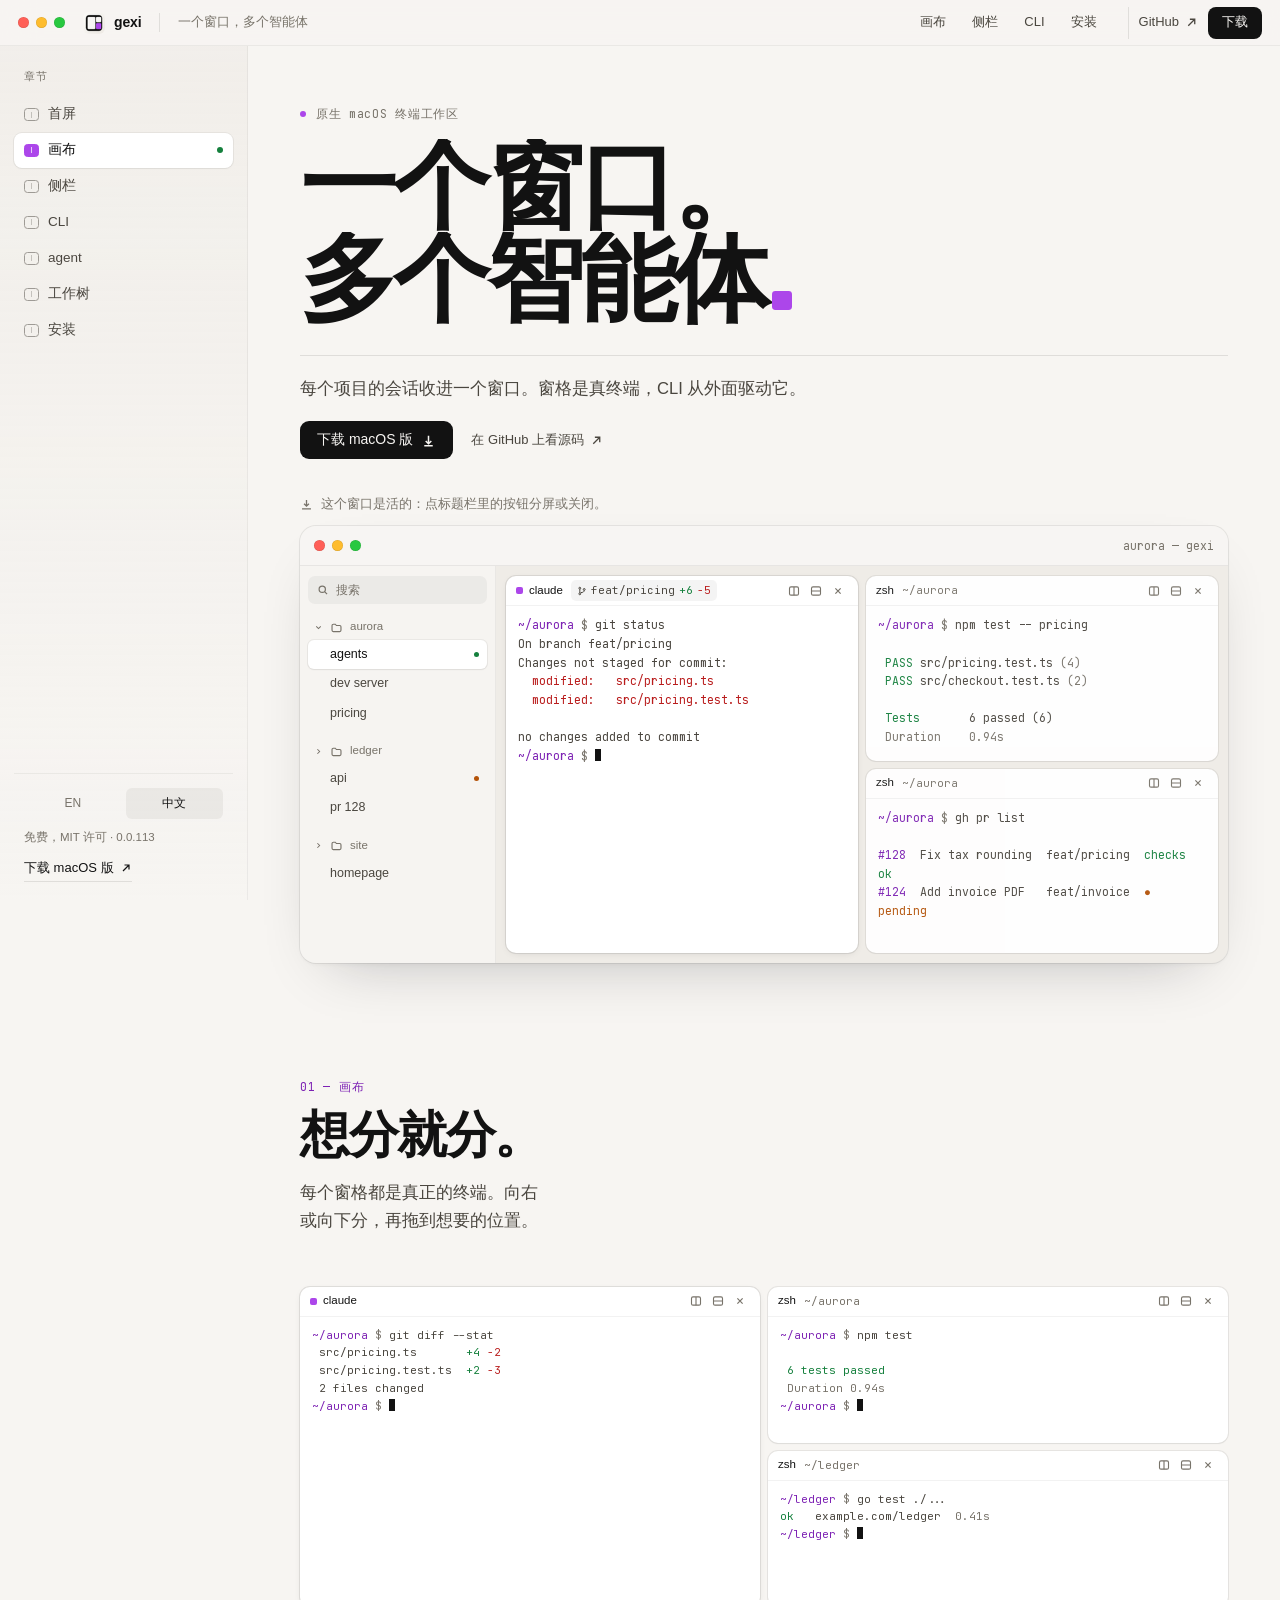
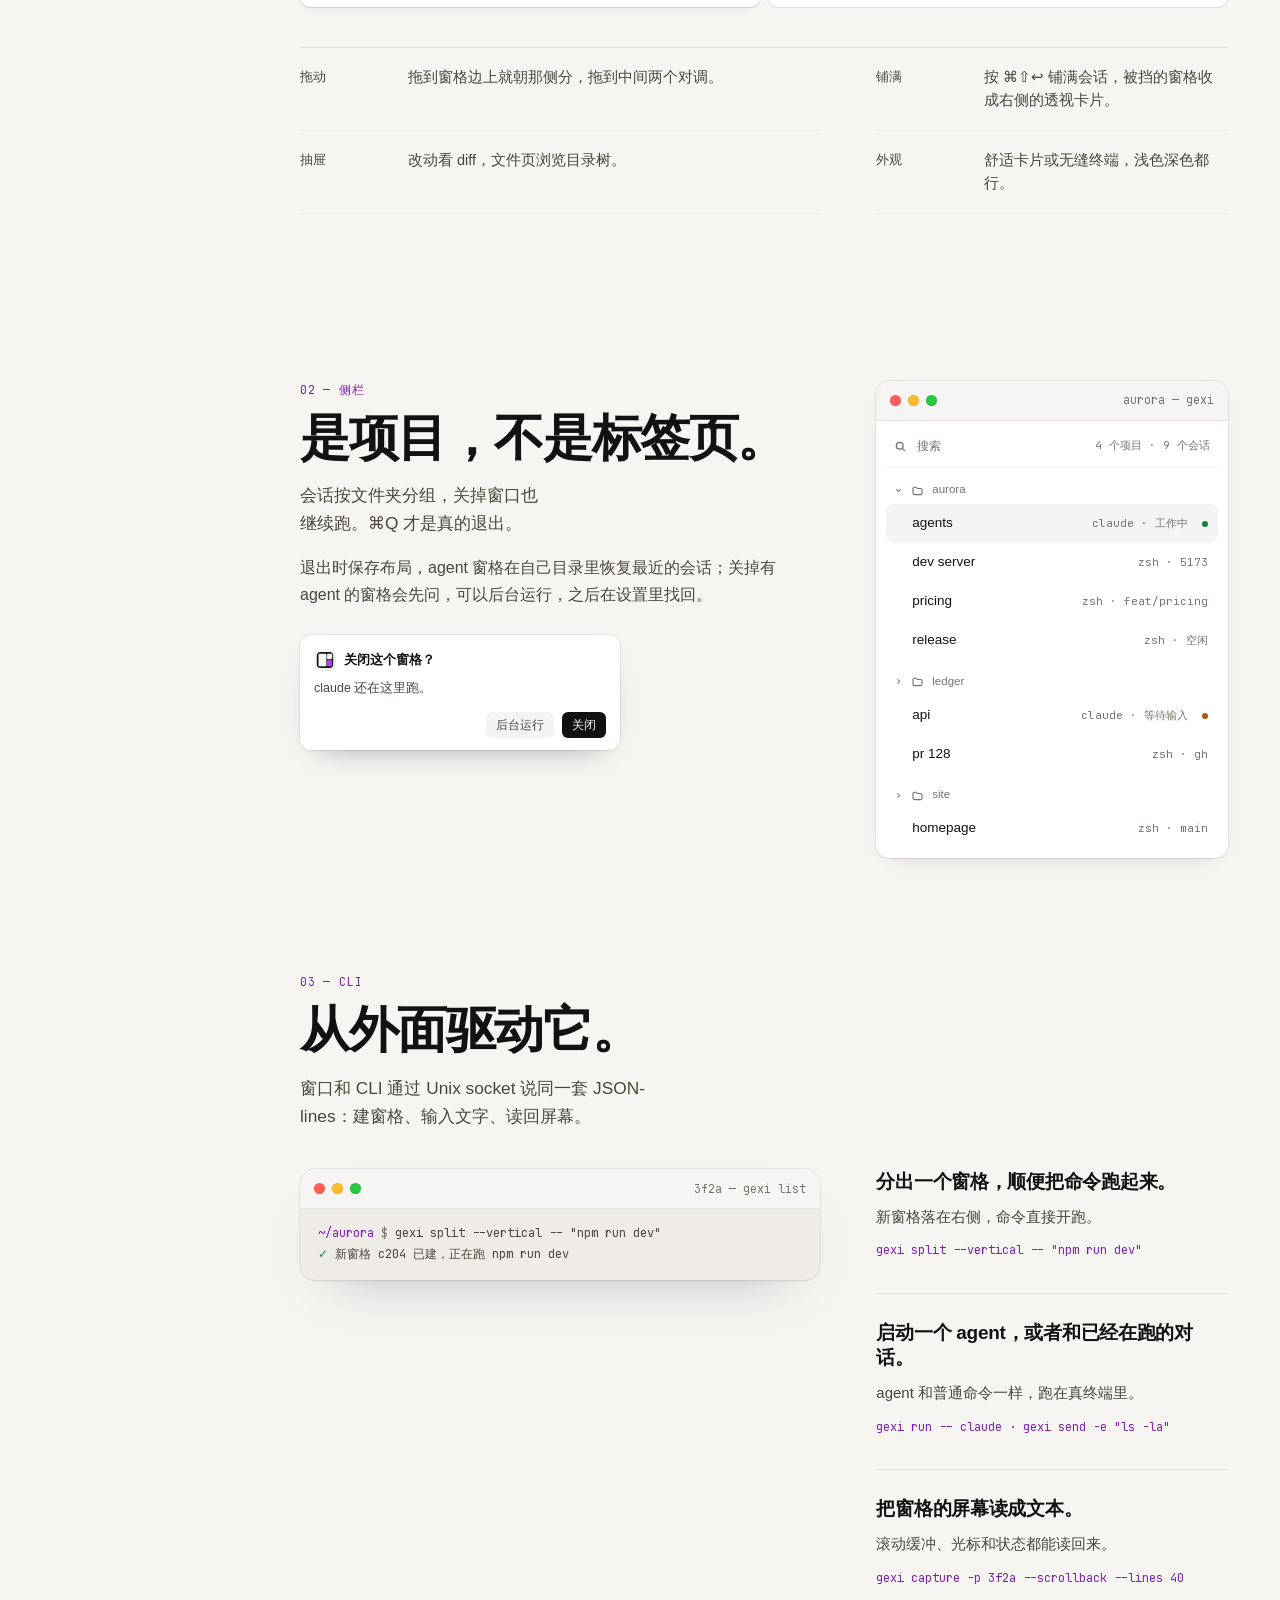
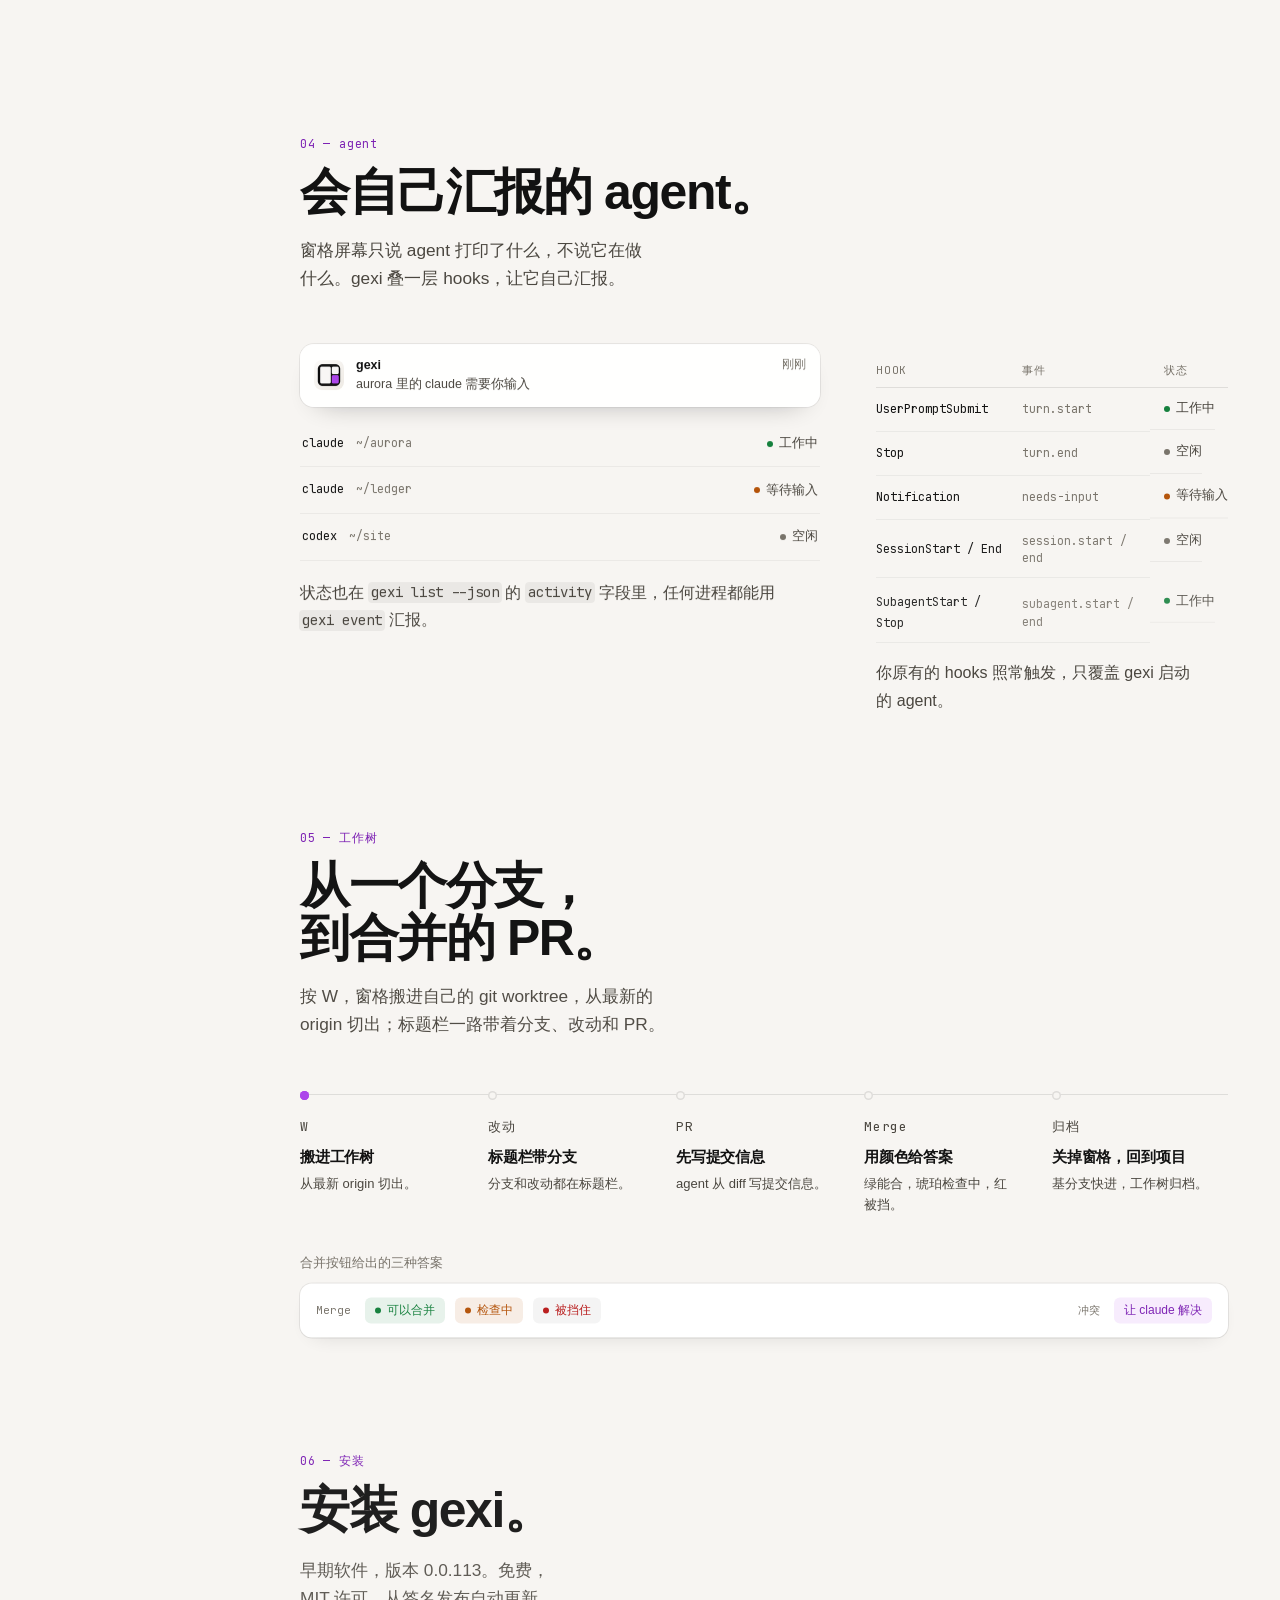
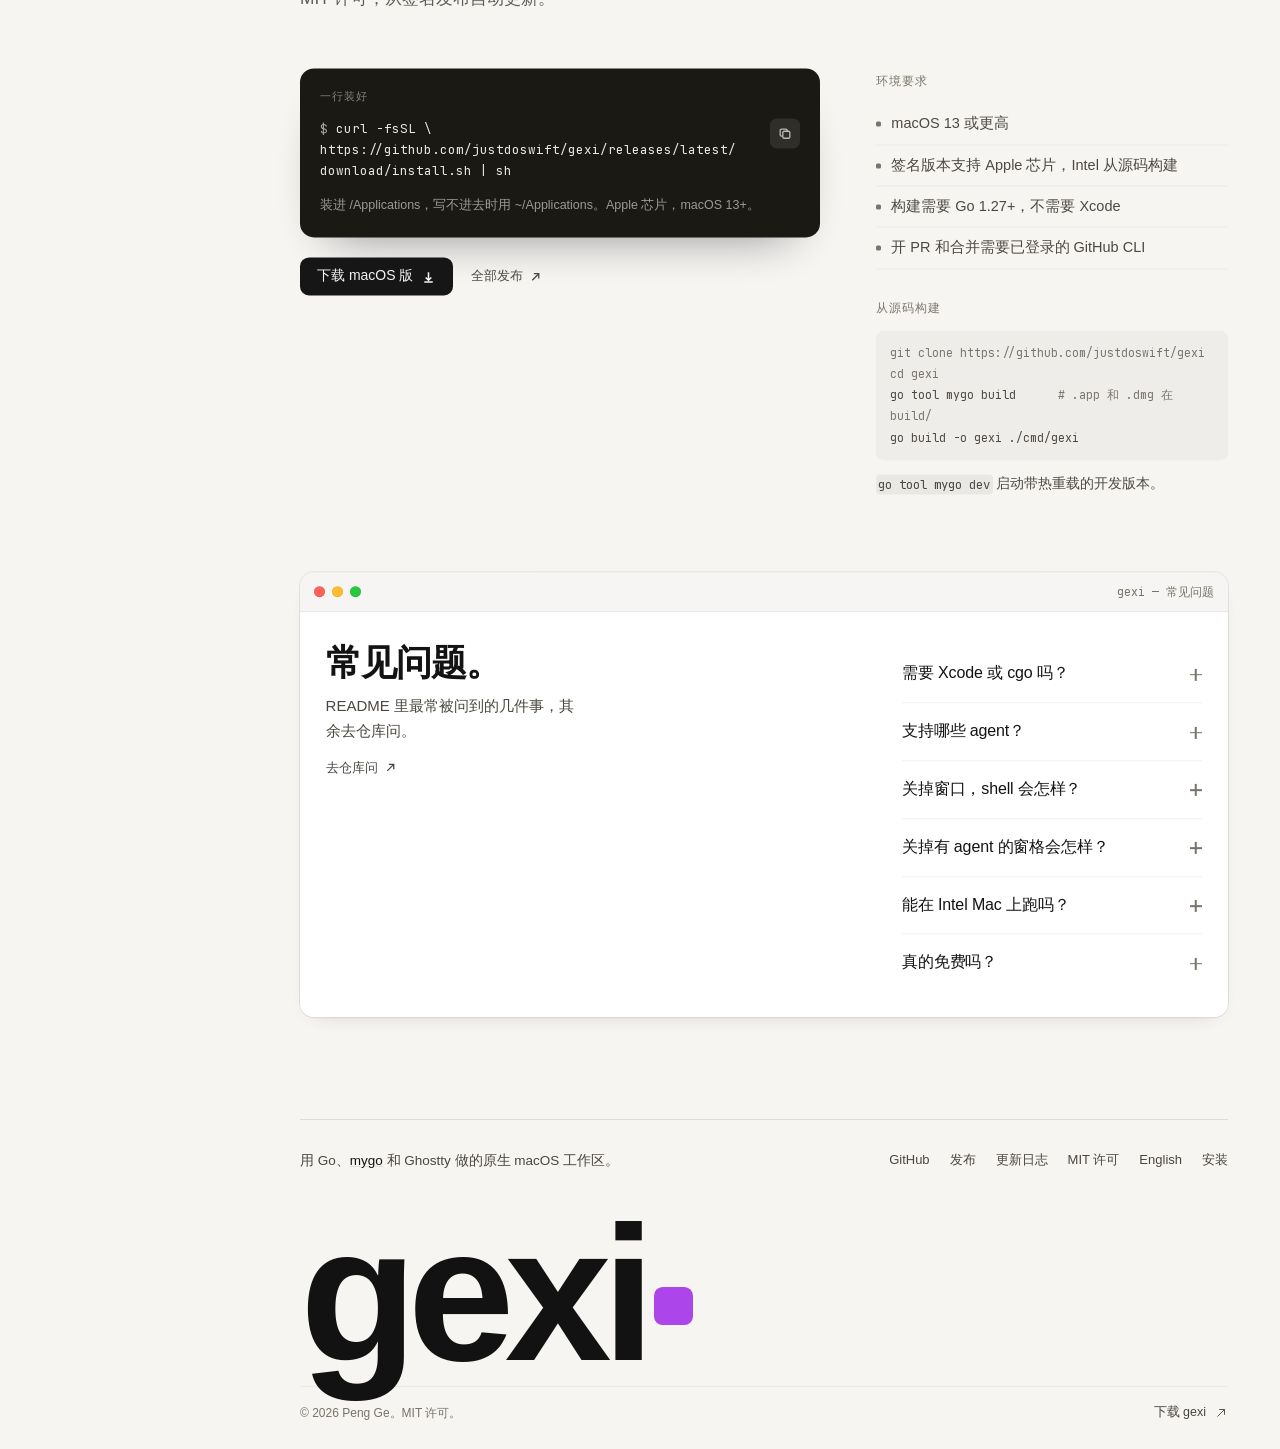
<file: docs/zh/index.html>
<!doctype html>
<html lang="zh-Hans">
<head>
<meta charset="utf-8">
<meta name="viewport" content="width=device-width, initial-scale=1">
<title>gexi — 一个窗口，多个智能体</title>
<meta name="description" content="gexi 是原生 macOS 终端工作区：一个窗口里按项目收好每个会话，窗格任意分屏，工作树一路开到合并的 PR，agent 自己汇报状态，CLI 能从外面驱动任何一个窗格。">
<link rel="canonical" href="https://justdoswift.github.io/gexi/zh/">
<link rel="alternate" hreflang="en" href="https://justdoswift.github.io/gexi/">
<link rel="alternate" hreflang="zh-Hans" href="https://justdoswift.github.io/gexi/zh/">
<link rel="alternate" hreflang="x-default" href="https://justdoswift.github.io/gexi/">
<meta property="og:type" content="website">
<meta property="og:title" content="gexi — 一个窗口，多个智能体">
<meta property="og:description" content="原生 macOS 终端工作区。分屏、按项目分组的会话、一路开到 PR 的工作树、会自己汇报的 agent，以及一个能驱动整个窗口的 CLI。">
<meta property="og:url" content="https://justdoswift.github.io/gexi/zh/">
<meta property="og:image" content="https://justdoswift.github.io/gexi/assets/og.png">
<meta name="twitter:card" content="summary_large_image">
<meta name="theme-color" content="#f7f5f2">
<link rel="icon" type="image/png" sizes="32x32" href="../assets/gexi-icon-32.png">
<link rel="apple-touch-icon" href="../assets/gexi-icon-180.png">
<link rel="preload" href="../assets/fonts/jetbrains-mono-latin.woff2" as="font" type="font/woff2" crossorigin>
<link rel="stylesheet" href="../assets/site.css">
<script type="application/ld+json">
{"@context":"https://schema.org","@type":"SoftwareApplication","name":"gexi","operatingSystem":"macOS 13 or later","applicationCategory":"DeveloperApplication","offers":{"@type":"Offer","price":"0","priceCurrency":"USD"},"license":"https://opensource.org/licenses/MIT","url":"https://justdoswift.github.io/gexi/zh/","downloadUrl":"https://github.com/justdoswift/gexi/releases/latest"}
</script>
</head>
<body>
<a class="skip" href="#main">跳到正文</a>

<header class="chrome">
  <span class="lights" aria-hidden="true"><i></i><i></i><i></i></span>
  <a class="chrome-brand" href="../index.html"><img src="../assets/gexi-icon-32.png" width="22" height="22" alt=""><span>gexi</span></a>
  <p class="chrome-title">一个窗口，多个智能体</p>
  <nav class="chrome-nav" aria-label="主导航">
    <a href="#canvas">画布</a>
    <a href="#sidebar">侧栏</a>
    <a href="#cli">CLI</a>
    <a href="#install">安装</a>
  </nav>
  <div class="chrome-actions">
    <a class="ghost-link" href="https://github.com/justdoswift/gexi"><span>GitHub</span><svg viewBox="0 0 16 16" fill="none" stroke="currentColor" stroke-width="1.6" aria-hidden="true"><path d="M4 12 12 4M6 4h6v6"/></svg></a>
    <a class="btn btn--sm" href="https://github.com/justdoswift/gexi/releases/latest">下载</a>
  </div>
</header>

<div class="workspace">

  <aside class="rail" aria-label="页面章节">
    <p class="rail-label">章节</p>
    <nav class="rail-list">
      <a class="rail-item" href="#top" data-rail="top"><span class="rail-glyph" aria-hidden="true"></span>首屏<span class="rail-dot" aria-hidden="true"></span></a>
      <a class="rail-item" href="#canvas" data-rail="canvas"><span class="rail-glyph" aria-hidden="true"></span>画布<span class="rail-dot" aria-hidden="true"></span></a>
      <a class="rail-item" href="#sidebar" data-rail="sidebar"><span class="rail-glyph" aria-hidden="true"></span>侧栏<span class="rail-dot" aria-hidden="true"></span></a>
      <a class="rail-item" href="#cli" data-rail="cli"><span class="rail-glyph" aria-hidden="true"></span>CLI<span class="rail-dot" aria-hidden="true"></span></a>
      <a class="rail-item" href="#agents" data-rail="agents"><span class="rail-glyph" aria-hidden="true"></span>agent<span class="rail-dot" aria-hidden="true"></span></a>
      <a class="rail-item" href="#worktrees" data-rail="worktrees"><span class="rail-glyph" aria-hidden="true"></span>工作树<span class="rail-dot" aria-hidden="true"></span></a>
      <a class="rail-item" href="#install" data-rail="install"><span class="rail-glyph" aria-hidden="true"></span>安装<span class="rail-dot" aria-hidden="true"></span></a>
    </nav>
    <div class="rail-foot">
      <div class="rail-lang">
        <a href="../index.html" lang="en" hreflang="en">EN</a>
        <a href="index.html" aria-current="true">中文</a>
      </div>
      <p class="rail-meta">免费，MIT 许可 · 0.0.113</p>
      <a class="rail-cta" href="https://github.com/justdoswift/gexi/releases/latest">下载 macOS 版<svg viewBox="0 0 16 16" fill="none" stroke="currentColor" stroke-width="1.6" aria-hidden="true"><path d="M4 12 12 4M6 4h6v6"/></svg></a>
    </div>
  </aside>

  <main class="canvas" id="main">
    <nav class="rail-strip" aria-label="页面章节">
      <a href="#top" data-rail="top">首屏</a>
      <a href="#canvas" data-rail="canvas">画布</a>
      <a href="#sidebar" data-rail="sidebar">侧栏</a>
      <a href="#cli" data-rail="cli">CLI</a>
      <a href="#agents" data-rail="agents">agent</a>
      <a href="#worktrees" data-rail="worktrees">工作树</a>
      <a href="#install" data-rail="install">安装</a>
    </nav>
    <div class="wrap" id="top">

      <section class="hero" aria-labelledby="title">
        <div class="hero-head">
          <p class="eyebrow"><i aria-hidden="true"></i>原生 macOS 终端工作区</p>
          <h1 id="title">
            <span class="hero-line"><span>一个窗口。</span></span>
            <span class="hero-line"><span>多个智能体<i class="stop-mark" aria-hidden="true"></i></span></span>
          </h1>
        </div>

        <div class="hero-sub">
          <p>每个项目的会话收进一个窗口。窗格是真终端，CLI 从外面驱动它。</p>
          <div class="hero-actions">
            <a class="btn" href="https://github.com/justdoswift/gexi/releases/latest">下载 macOS 版<svg viewBox="0 0 16 16" fill="none" stroke="currentColor" stroke-width="1.6" aria-hidden="true"><path d="M8 3v8M5 8.5 8 11.5l3-3M3.5 13.5h9"/></svg></a>
            <a class="ghost-link" href="https://github.com/justdoswift/gexi"><span>在 GitHub 上看源码</span><svg viewBox="0 0 16 16" fill="none" stroke="currentColor" stroke-width="1.6" aria-hidden="true"><path d="M4 12 12 4M6 4h6v6"/></svg></a>
          </div>
        </div>

        <div class="stage" data-intro>
          <p class="stage-hint"><svg viewBox="0 0 16 16" fill="none" stroke="currentColor" stroke-width="1.6" aria-hidden="true"><path d="M8 2.5v8M5 7l3 3 3-3M2.5 13.5h11"/></svg>这个窗口是活的：点标题栏里的按钮分屏或关闭。</p>
          <div class="win" role="group" data-ui aria-label="一个 gexi 窗口，里面有三个窗格">
            <div class="win-bar">
              <span class="lights" aria-hidden="true"><i></i><i></i><i></i></span>
              <span class="win-path">aurora — gexi</span>
            </div>
            <div class="win-body">
              <div class="win-side">
                <div class="side-search"><svg viewBox="0 0 16 16" fill="none" stroke="currentColor" stroke-width="1.6" aria-hidden="true"><circle cx="7" cy="7" r="4.2"/><path d="m10.4 10.4 3 3"/></svg>搜索</div>
                <div class="side-group">
                  <div class="side-project"><svg class="chev" viewBox="0 0 16 16" fill="none" stroke="currentColor" stroke-width="1.8" aria-hidden="true"><path d="m4 6 4 4 4-4"/></svg><svg viewBox="0 0 16 16" fill="none" stroke="currentColor" stroke-width="1.4" aria-hidden="true"><path d="M2.5 5.5A1.5 1.5 0 0 1 4 4h2.5l1.4 1.6H12A1.5 1.5 0 0 1 13.5 7.1v4.4A1.5 1.5 0 0 1 12 13H4a1.5 1.5 0 0 1-1.5-1.5Z"/></svg><span>aurora</span></div>
                  <div class="sess active"><span>agents</span><span class="dot dot--work"></span></div>
                  <div class="sess"><span>dev server</span></div>
                  <div class="sess"><span>pricing</span></div>
                </div>
                <div class="side-group">
                  <div class="side-project"><svg class="chev" viewBox="0 0 16 16" fill="none" stroke="currentColor" stroke-width="1.8" aria-hidden="true"><path d="m6 4 4 4-4 4"/></svg><svg viewBox="0 0 16 16" fill="none" stroke="currentColor" stroke-width="1.4" aria-hidden="true"><path d="M2.5 5.5A1.5 1.5 0 0 1 4 4h2.5l1.4 1.6H12A1.5 1.5 0 0 1 13.5 7.1v4.4A1.5 1.5 0 0 1 12 13H4a1.5 1.5 0 0 1-1.5-1.5Z"/></svg><span>ledger</span></div>
                  <div class="sess"><span>api</span><span class="dot dot--wait"></span></div>
                  <div class="sess"><span>pr 128</span></div>
                </div>
                <div class="side-group">
                  <div class="side-project"><svg class="chev" viewBox="0 0 16 16" fill="none" stroke="currentColor" stroke-width="1.8" aria-hidden="true"><path d="m6 4 4 4-4 4"/></svg><svg viewBox="0 0 16 16" fill="none" stroke="currentColor" stroke-width="1.4" aria-hidden="true"><path d="M2.5 5.5A1.5 1.5 0 0 1 4 4h2.5l1.4 1.6H12A1.5 1.5 0 0 1 13.5 7.1v4.4A1.5 1.5 0 0 1 12 13H4a1.5 1.5 0 0 1-1.5-1.5Z"/></svg><span>site</span></div>
                  <div class="sess"><span>homepage</span></div>
                </div>
              </div>
              <div class="win-main">
                <div class="panes" data-count="3" data-panes>
                  <section class="pane focused">
                    <header class="pane-head">
                      <span class="pane-title"><span class="agent-dot" aria-hidden="true"></span>claude</span>
                      <span class="branch-pill"><svg viewBox="0 0 16 16" fill="none" stroke="currentColor" stroke-width="1.6" aria-hidden="true"><circle cx="4.5" cy="3.5" r="1.5"/><circle cx="4.5" cy="12.5" r="1.5"/><circle cx="11.5" cy="5.5" r="1.5"/><path d="M4.5 5v6M6 10.5c3.5 0 5.5-1 5.5-3.5"/></svg>feat/pricing <span class="add">+6</span> <span class="del">−5</span></span>
                      <span class="pane-actions">
                        <button class="pane-btn" data-act="split" aria-label="向右分屏"><svg viewBox="0 0 16 16" fill="none" stroke="currentColor" stroke-width="1.5" aria-hidden="true"><rect x="2" y="2.5" width="12" height="11" rx="2"/><path d="M8 2.5v11"/></svg></button>
                        <button class="pane-btn" data-act="split" aria-label="向下分屏"><svg viewBox="0 0 16 16" fill="none" stroke="currentColor" stroke-width="1.5" aria-hidden="true"><rect x="2" y="2.5" width="12" height="11" rx="2"/><path d="M2 8h12"/></svg></button>
                        <button class="pane-btn" data-act="close" aria-label="关闭窗格"><svg viewBox="0 0 16 16" fill="none" stroke="currentColor" stroke-width="1.6" aria-hidden="true"><path d="m4.5 4.5 7 7m0-7-7 7"/></svg></button>
                      </span>
                    </header>
                    <pre class="term"><span class="dir">~/aurora</span> <span class="dim">$</span> git status
On branch feat/pricing
Changes not staged for commit:
  <span class="red">modified:   src/pricing.ts</span>
  <span class="red">modified:   src/pricing.test.ts</span>

no changes added to commit
<span class="dir">~/aurora</span> <span class="dim">$</span> <span class="cursor"></span></pre>
                  </section>
                  <section class="pane">
                    <header class="pane-head">
                      <span class="pane-title">zsh</span>
                      <span class="pane-path">~/aurora</span>
                      <span class="pane-actions">
                        <button class="pane-btn" data-act="split" aria-label="向右分屏"><svg viewBox="0 0 16 16" fill="none" stroke="currentColor" stroke-width="1.5" aria-hidden="true"><rect x="2" y="2.5" width="12" height="11" rx="2"/><path d="M8 2.5v11"/></svg></button>
                        <button class="pane-btn" data-act="split" aria-label="向下分屏"><svg viewBox="0 0 16 16" fill="none" stroke="currentColor" stroke-width="1.5" aria-hidden="true"><rect x="2" y="2.5" width="12" height="11" rx="2"/><path d="M2 8h12"/></svg></button>
                        <button class="pane-btn" data-act="close" aria-label="关闭窗格"><svg viewBox="0 0 16 16" fill="none" stroke="currentColor" stroke-width="1.6" aria-hidden="true"><path d="m4.5 4.5 7 7m0-7-7 7"/></svg></button>
                      </span>
                    </header>
                    <pre class="term"><span class="dir">~/aurora</span> <span class="dim">$</span> npm test -- pricing

 <span class="green">PASS</span> src/pricing.test.ts <span class="dim">(4)</span>
 <span class="green">PASS</span> src/checkout.test.ts <span class="dim">(2)</span>

 <span class="green">Tests</span>       6 passed (6)
 <span class="dim">Duration    0.94s</span></pre>
                  </section>
                  <section class="pane">
                    <header class="pane-head">
                      <span class="pane-title">zsh</span>
                      <span class="pane-path">~/aurora</span>
                      <span class="pane-actions">
                        <button class="pane-btn" data-act="split" aria-label="向右分屏"><svg viewBox="0 0 16 16" fill="none" stroke="currentColor" stroke-width="1.5" aria-hidden="true"><rect x="2" y="2.5" width="12" height="11" rx="2"/><path d="M8 2.5v11"/></svg></button>
                        <button class="pane-btn" data-act="split" aria-label="向下分屏"><svg viewBox="0 0 16 16" fill="none" stroke="currentColor" stroke-width="1.5" aria-hidden="true"><rect x="2" y="2.5" width="12" height="11" rx="2"/><path d="M2 8h12"/></svg></button>
                        <button class="pane-btn" data-act="close" aria-label="关闭窗格"><svg viewBox="0 0 16 16" fill="none" stroke="currentColor" stroke-width="1.6" aria-hidden="true"><path d="m4.5 4.5 7 7m0-7-7 7"/></svg></button>
                      </span>
                    </header>
                    <pre class="term"><span class="dir">~/aurora</span> <span class="dim">$</span> gh pr list

<span class="purple">#128</span>  Fix tax rounding  feat/pricing  <span class="green">checks ok</span>
<span class="purple">#124</span>  Add invoice PDF   feat/invoice  <span class="yellow">● pending</span></pre>
                  </section>
                </div>
              </div>
            </div>
            <p class="visually-hidden" role="status" data-pane-status>3 个窗格</p>
          </div>
          <template id="pane-template">
            <section class="pane">
              <header class="pane-head">
                <span class="pane-title">zsh</span>
                <span class="pane-path">~/aurora</span>
                <span class="pane-actions">
                  <button class="pane-btn" data-act="split" aria-label="向右分屏"><svg viewBox="0 0 16 16" fill="none" stroke="currentColor" stroke-width="1.5" aria-hidden="true"><rect x="2" y="2.5" width="12" height="11" rx="2"/><path d="M8 2.5v11"/></svg></button>
                  <button class="pane-btn" data-act="split" aria-label="向下分屏"><svg viewBox="0 0 16 16" fill="none" stroke="currentColor" stroke-width="1.5" aria-hidden="true"><rect x="2" y="2.5" width="12" height="11" rx="2"/><path d="M2 8h12"/></svg></button>
                  <button class="pane-btn" data-act="close" aria-label="关闭窗格"><svg viewBox="0 0 16 16" fill="none" stroke="currentColor" stroke-width="1.6" aria-hidden="true"><path d="m4.5 4.5 7 7m0-7-7 7"/></svg></button>
                </span>
              </header>
              <pre class="term"><span class="dir">~/aurora</span> <span class="dim">$</span> npm run dev

  <span class="green">VITE v6.2.1</span>  ready in 312 ms

  Local:   http://localhost:5173/

<span class="dim">10:42:18  hmr update /src/pricing.ts</span></pre>
            </section>
          </template>
        </div>
      </section>

      <section class="section" id="canvas" aria-labelledby="canvas-title">
        <div class="section-head">
          <p class="section-kicker">01 — 画布</p>
          <h2 id="canvas-title">想分就分。</h2>
          <p class="lead">每个窗格都是真正的终端。向右或向下分，再拖到想要的位置。</p>
        </div>

        <div class="band panes" data-panes data-count="3" data-reveal aria-label="画布上的三个窗格">
          <section class="pane focused">
            <header class="pane-head"><span class="pane-title"><span class="agent-dot" aria-hidden="true"></span>claude</span>
              <span class="pane-actions">
                        <button class="pane-btn" data-act="split" aria-label="向右分屏"><svg viewBox="0 0 16 16" fill="none" stroke="currentColor" stroke-width="1.5" aria-hidden="true"><rect x="2" y="2.5" width="12" height="11" rx="2"/><path d="M8 2.5v11"/></svg></button>
                        <button class="pane-btn" data-act="split" aria-label="向下分屏"><svg viewBox="0 0 16 16" fill="none" stroke="currentColor" stroke-width="1.5" aria-hidden="true"><rect x="2" y="2.5" width="12" height="11" rx="2"/><path d="M2 8h12"/></svg></button>
                        <button class="pane-btn" data-act="close" aria-label="关闭窗格"><svg viewBox="0 0 16 16" fill="none" stroke="currentColor" stroke-width="1.6" aria-hidden="true"><path d="m4.5 4.5 7 7m0-7-7 7"/></svg></button>
                      </span>
            </header>
            <pre class="term"><span class="dir">~/aurora</span> <span class="dim">$</span> git diff --stat
 src/pricing.ts       <span class="green">+4</span> <span class="red">−2</span>
 src/pricing.test.ts  <span class="green">+2</span> <span class="red">−3</span>
 2 files changed
<span class="dir">~/aurora</span> <span class="dim">$</span> <span class="cursor"></span></pre>
          </section>
          <section class="pane">
            <header class="pane-head"><span class="pane-title">zsh</span><span class="pane-path">~/aurora</span>
              <span class="pane-actions">
                        <button class="pane-btn" data-act="split" aria-label="向右分屏"><svg viewBox="0 0 16 16" fill="none" stroke="currentColor" stroke-width="1.5" aria-hidden="true"><rect x="2" y="2.5" width="12" height="11" rx="2"/><path d="M8 2.5v11"/></svg></button>
                        <button class="pane-btn" data-act="split" aria-label="向下分屏"><svg viewBox="0 0 16 16" fill="none" stroke="currentColor" stroke-width="1.5" aria-hidden="true"><rect x="2" y="2.5" width="12" height="11" rx="2"/><path d="M2 8h12"/></svg></button>
                        <button class="pane-btn" data-act="close" aria-label="关闭窗格"><svg viewBox="0 0 16 16" fill="none" stroke="currentColor" stroke-width="1.6" aria-hidden="true"><path d="m4.5 4.5 7 7m0-7-7 7"/></svg></button>
                      </span>
            </header>
            <pre class="term"><span class="dir">~/aurora</span> <span class="dim">$</span> npm test

 <span class="green">6 tests passed</span>
 <span class="dim">Duration 0.94s</span>
<span class="dir">~/aurora</span> <span class="dim">$</span> <span class="cursor"></span></pre>
          </section>
          <section class="pane">
            <header class="pane-head"><span class="pane-title">zsh</span><span class="pane-path">~/ledger</span>
              <span class="pane-actions">
                        <button class="pane-btn" data-act="split" aria-label="向右分屏"><svg viewBox="0 0 16 16" fill="none" stroke="currentColor" stroke-width="1.5" aria-hidden="true"><rect x="2" y="2.5" width="12" height="11" rx="2"/><path d="M8 2.5v11"/></svg></button>
                        <button class="pane-btn" data-act="split" aria-label="向下分屏"><svg viewBox="0 0 16 16" fill="none" stroke="currentColor" stroke-width="1.5" aria-hidden="true"><rect x="2" y="2.5" width="12" height="11" rx="2"/><path d="M2 8h12"/></svg></button>
                        <button class="pane-btn" data-act="close" aria-label="关闭窗格"><svg viewBox="0 0 16 16" fill="none" stroke="currentColor" stroke-width="1.6" aria-hidden="true"><path d="m4.5 4.5 7 7m0-7-7 7"/></svg></button>
                      </span>
            </header>
            <pre class="term"><span class="dir">~/ledger</span> <span class="dim">$</span> go test ./...
<span class="green">ok</span>   example.com/ledger  <span class="dim">0.41s</span>
<span class="dir">~/ledger</span> <span class="dim">$</span> <span class="cursor"></span></pre>
          </section>
        </div>

        <ul class="canvas-notes">
          <li><span class="k">拖动</span>拖到窗格边上就朝那侧分，拖到中间两个对调。</li>
          <li><span class="k">铺满</span>按 ⌘⇧↩ 铺满会话，被挡的窗格收成右侧的透视卡片。</li>
          <li><span class="k">抽屉</span>改动看 diff，文件页浏览目录树。</li>
          <li><span class="k">外观</span>舒适卡片或无缝终端，浅色深色都行。</li>
        </ul>
      </section>

      <section class="section" id="sidebar" aria-labelledby="sidebar-title">
        <div class="sessions">
          <div class="section-head" data-reveal>
            <p class="section-kicker">02 — 侧栏</p>
            <h2 id="sidebar-title">是项目，不是标签页。</h2>
            <p class="lead">会话按文件夹分组，关掉窗口也继续跑。⌘Q 才是真的退出。</p>
            <p class="body-copy" style="margin-top:16px">退出时保存布局，agent 窗格在自己目录里恢复最近的会话；关掉有 agent 的窗格会先问，可以后台运行，之后在设置里找回。</p>
            <div class="mini-dialog" data-ui aria-label="关闭有 agent 的窗格时的确认">
              <div class="mini-dialog-head"><img src="../assets/gexi-icon-60.png" width="22" height="22" alt=""><strong>关闭这个窗格？</strong></div>
              <p>claude 还在这里跑。</p>
              <div class="mini-dialog-actions"><span class="chip">后台运行</span><span class="chip chip--strong">关闭</span></div>
            </div>
          </div>

          <div class="session-stack" data-reveal>
            <div class="win-bar">
              <span class="lights" aria-hidden="true"><i></i><i></i><i></i></span>
              <span class="win-path">aurora — gexi</span>
            </div>
            <div class="stack-inner">
            <div class="stack-head">
              <svg viewBox="0 0 16 16" fill="none" stroke="currentColor" stroke-width="1.6" aria-hidden="true" style="width:13px;height:13px"><circle cx="7" cy="7" r="4.2"/><path d="m10.4 10.4 3 3"/></svg>
              搜索
              <span class="count">4 个项目 · 9 个会话</span>
            </div>
            <div class="stack-list">
              <div class="stack-group">
                <div class="stack-project"><svg class="chev" viewBox="0 0 16 16" fill="none" stroke="currentColor" stroke-width="1.8" aria-hidden="true"><path d="m4 6 4 4 4-4"/></svg><svg viewBox="0 0 16 16" fill="none" stroke="currentColor" stroke-width="1.4" aria-hidden="true"><path d="M2.5 5.5A1.5 1.5 0 0 1 4 4h2.5l1.4 1.6H12A1.5 1.5 0 0 1 13.5 7.1v4.4A1.5 1.5 0 0 1 12 13H4a1.5 1.5 0 0 1-1.5-1.5Z"/></svg>aurora</div>
                <div class="stack-row" data-on="true"><span class="stack-name">agents</span><span class="stack-what">claude · 工作中</span><span class="stack-state stack-state--work" aria-hidden="true"></span></div>
                <div class="stack-row"><span class="stack-name">dev server</span><span class="stack-what">zsh · 5173</span></div>
                <div class="stack-row"><span class="stack-name">pricing</span><span class="stack-what">zsh · feat/pricing</span></div>
                <div class="stack-row"><span class="stack-name">release</span><span class="stack-what">zsh · 空闲</span></div>
              </div>
              <div class="stack-group">
                <div class="stack-project"><svg class="chev" viewBox="0 0 16 16" fill="none" stroke="currentColor" stroke-width="1.8" aria-hidden="true"><path d="m6 4 4 4-4 4"/></svg><svg viewBox="0 0 16 16" fill="none" stroke="currentColor" stroke-width="1.4" aria-hidden="true"><path d="M2.5 5.5A1.5 1.5 0 0 1 4 4h2.5l1.4 1.6H12A1.5 1.5 0 0 1 13.5 7.1v4.4A1.5 1.5 0 0 1 12 13H4a1.5 1.5 0 0 1-1.5-1.5Z"/></svg>ledger</div>
                <div class="stack-row"><span class="stack-name">api</span><span class="stack-what">claude · 等待输入</span><span class="stack-state stack-state--wait" aria-hidden="true"></span></div>
                <div class="stack-row"><span class="stack-name">pr 128</span><span class="stack-what">zsh · gh</span></div>
              </div>
              <div class="stack-group">
                <div class="stack-project"><svg class="chev" viewBox="0 0 16 16" fill="none" stroke="currentColor" stroke-width="1.8" aria-hidden="true"><path d="m6 4 4 4-4 4"/></svg><svg viewBox="0 0 16 16" fill="none" stroke="currentColor" stroke-width="1.4" aria-hidden="true"><path d="M2.5 5.5A1.5 1.5 0 0 1 4 4h2.5l1.4 1.6H12A1.5 1.5 0 0 1 13.5 7.1v4.4A1.5 1.5 0 0 1 12 13H4a1.5 1.5 0 0 1-1.5-1.5Z"/></svg>site</div>
                <div class="stack-row"><span class="stack-name">homepage</span><span class="stack-what">zsh · main</span></div>
              </div>
            </div>
            </div>
          </div>
        </div>
      </section>

      <section class="section" id="cli" aria-labelledby="cli-title">
        <div class="section-head">
          <p class="section-kicker">03 — CLI</p>
          <h2 id="cli-title">从外面驱动它。</h2>
          <p class="lead">窗口和 CLI 通过 Unix socket 说同一套 JSON-lines：建窗格、输入文字、读回屏幕。</p>
        </div>

        <div class="cli">
          <div class="cli-stage">
            <div class="cli-term win" role="group" data-cli aria-label="gexi CLI">
              <div class="win-bar">
                <span class="lights" aria-hidden="true"><i></i><i></i><i></i></span>
                <span class="win-path">3f2a — gexi list</span>
              </div>
              <pre class="term" aria-live="polite">
<span class="term-line" data-step="1"><span class="dir">~/aurora</span> <span class="dim">$</span> gexi split --vertical -- "npm run dev"</span>
<span class="term-line" data-step="1"><span class="green">✓</span> 新窗格 c204 已建，正在跑 npm run dev</span>

<span class="term-line" data-step="2"><span class="dir">~/aurora</span> <span class="dim">$</span> gexi run -- claude</span>
<span class="term-line" data-step="2"><span class="green">✓</span> 3f2a 已启动 claude</span>
<span class="term-line" data-step="2"><span class="dir">~/aurora</span> <span class="dim">$</span> gexi send -e "ls -la"</span>
<span class="term-line" data-step="2"><span class="green">✓</span> 已发送到 3f2a</span>

<span class="term-line" data-step="3"><span class="dir">~/aurora</span> <span class="dim">$</span> gexi capture -p 3f2a --lines 4</span>
<span class="term-line" data-step="3"><span class="dim">3f2a</span>  * claude   ~/aurora   <span class="yellow">working</span></span>
<span class="term-line" data-step="3"><span class="dim">c204</span>    zsh      ~/aurora</span>
<span class="term-line" data-step="3"><span class="dim">9b71</span>    zsh      ~/ledger   <span class="dim">waiting</span></span></pre>
            </div>
          </div>

          <div class="cli-steps">
            <article class="cli-step" data-step="1">
              <h3>分出一个窗格，顺便把命令跑起来。</h3>
              <p>新窗格落在右侧，命令直接开跑。</p>
              <span class="step-cmd">gexi split --vertical -- "npm run dev"</span>
            </article>
            <article class="cli-step" data-step="2">
              <h3>启动一个 agent，或者和已经在跑的对话。</h3>
              <p>agent 和普通命令一样，跑在真终端里。</p>
              <span class="step-cmd">gexi run -- claude · gexi send -e "ls -la"</span>
            </article>
            <article class="cli-step" data-step="3">
              <h3>把窗格的屏幕读成文本。</h3>
              <p>滚动缓冲、光标和状态都能读回来。</p>
              <span class="step-cmd">gexi capture -p 3f2a --scrollback --lines 40</span>
            </article>
          </div>
        </div>
      </section>

      <section class="section" id="agents" aria-labelledby="agents-title">
        <div class="section-head">
          <p class="section-kicker">04 — agent</p>
          <h2 id="agents-title">会自己汇报的 agent。</h2>
          <p class="lead">窗格屏幕只说 agent 打印了什么，不说它在做什么。gexi 叠一层 hooks，让它自己汇报。</p>
        </div>

        <div class="agents">
          <div data-reveal>
            <div class="notif">
              <img src="../assets/gexi-icon-60.png" width="30" height="30" alt="">
              <div>
                <div class="notif-title">gexi</div>
                <div class="notif-body">aurora 里的 claude 需要你输入</div>
              </div>
              <span class="notif-time">刚刚</span>
            </div>
            <div class="state-list">
              <div class="state-row"><span class="name">claude</span><span class="dir">~/aurora</span><span class="st st--work"><i></i>工作中</span></div>
              <div class="state-row"><span class="name">claude</span><span class="dir">~/ledger</span><span class="st st--wait"><i></i>等待输入</span></div>
              <div class="state-row"><span class="name">codex</span><span class="dir">~/site</span><span class="st st--idle"><i></i>空闲</span></div>
            </div>
            <p class="body-copy" style="margin-top:18px">状态也在 <code>gexi list --json</code> 的 <code>activity</code> 字段里，任何进程都能用 <code>gexi event</code> 汇报。</p>
          </div>
          <div data-reveal>
            <table class="hooks">
              <caption class="visually-hidden">Claude Code 的 hooks 和它们设置的窗格状态</caption>
              <thead><tr><th scope="col">Hook</th><th scope="col">事件</th><th scope="col">状态</th></tr></thead>
              <tbody>
                <tr><td><code>UserPromptSubmit</code></td><td class="arrow">turn.start</td><td class="st st--work"><i></i>工作中</td></tr>
                <tr><td><code>Stop</code></td><td class="arrow">turn.end</td><td class="st st--idle"><i></i>空闲</td></tr>
                <tr><td><code>Notification</code></td><td class="arrow">needs-input</td><td class="st st--wait"><i></i>等待输入</td></tr>
                <tr><td><code>SessionStart / End</code></td><td class="arrow">session.start / end</td><td class="st st--idle"><i></i>空闲</td></tr>
                <tr><td><code>SubagentStart / Stop</code></td><td class="arrow">subagent.start / end</td><td class="st st--work"><i></i>工作中</td></tr>
              </tbody>
            </table>
            <p class="body-copy" style="margin-top:16px">你原有的 hooks 照常触发，只覆盖 gexi 启动的 agent。</p>
          </div>
        </div>
      </section>

      <section class="section" id="worktrees" aria-labelledby="worktrees-title">
        <div class="section-head">
          <p class="section-kicker">05 — 工作树</p>
          <h2 id="worktrees-title">从一个分支，到合并的 PR。</h2>
          <p class="lead">按 W，窗格搬进自己的 git worktree，从最新的 origin 切出；标题栏一路带着分支、改动和 PR。</p>
        </div>

        <div class="track" data-track>
          <div class="track-line" aria-hidden="true"><span class="track-fill" data-track-fill></span></div>
          <ol class="track-stops">
            <li class="stop" data-on="true">
              <p class="stop-key">W</p>
              <h3>搬进工作树</h3>
              <p>从最新 origin 切出。</p>
            </li>
            <li class="stop">
              <p class="stop-key">改动</p>
              <h3>标题栏带分支</h3>
              <p>分支和改动都在标题栏。</p>
            </li>
            <li class="stop">
              <p class="stop-key">PR</p>
              <h3>先写提交信息</h3>
              <p>agent 从 diff 写提交信息。</p>
            </li>
            <li class="stop">
              <p class="stop-key">Merge</p>
              <h3>用颜色给答案</h3>
              <p>绿能合，琥珀检查中，红被挡。</p>
            </li>
            <li class="stop">
              <p class="stop-key">归档</p>
              <h3>关掉窗格，回到项目</h3>
              <p>基分支快进，工作树归档。</p>
            </li>
          </ol>
          <p class="strip-note">合并按钮给出的三种答案</p>
          <div class="pr-strip" data-reveal>
            <span class="label">Merge</span>
            <span class="chip chip--green"><i></i>可以合并</span>
            <span class="chip chip--amber"><i></i>检查中</span>
            <span class="chip" style="color:var(--red)"><i></i>被挡住</span>
            <span class="label" style="margin-left:auto">冲突</span>
            <span class="chip chip--violet">让 claude 解决</span>
          </div>
        </div>
      </section>

      <section class="section" id="install" aria-labelledby="install-title">
        <div class="section-head">
          <p class="section-kicker">06 — 安装</p>
          <h2 id="install-title">安装 gexi。</h2>
          <p class="lead">早期软件，版本 0.0.113。免费，MIT 许可，从签名发布自动更新。</p>
        </div>

        <div class="install">
          <div data-reveal>
            <div class="cmd-card">
              <p class="cmd-label">一行装好</p>
              <div class="cmd-row">
                <code><span class="prompt">$ </span>curl -fsSL \
https://<wbr>github.com/<wbr>justdoswift/<wbr>gexi/<wbr>releases/<wbr>latest/<wbr>download/<wbr>install.sh | sh</code>
                <button class="copy" type="button" data-copy aria-label="复制安装命令"><svg class="icon-copy" viewBox="0 0 16 16" fill="none" stroke="currentColor" stroke-width="1.5" aria-hidden="true"><rect x="5.5" y="5.5" width="8" height="8" rx="1.5"/><path d="M10.5 5.5v-1a1.5 1.5 0 0 0-1.5-1.5H4a1.5 1.5 0 0 0-1.5 1.5v5A1.5 1.5 0 0 0 4 11h1"/></svg><svg class="check" viewBox="0 0 16 16" fill="none" stroke="currentColor" stroke-width="2" aria-hidden="true"><path d="m3 8.5 3 3 7-7"/></svg></button>
              </div>
              <p class="cmd-note">装进 /Applications，写不进去时用 ~/Applications。Apple 芯片，macOS 13+。</p>
            </div>
            <div class="hero-actions" style="margin-top:20px">
              <a class="btn" href="https://github.com/justdoswift/gexi/releases/latest">下载 macOS 版<svg viewBox="0 0 16 16" fill="none" stroke="currentColor" stroke-width="1.6" aria-hidden="true"><path d="M8 3v8M5 8.5 8 11.5l3-3M3.5 13.5h9"/></svg></a>
              <a class="ghost-link" href="https://github.com/justdoswift/gexi/releases"><span>全部发布</span><svg viewBox="0 0 16 16" fill="none" stroke="currentColor" stroke-width="1.6" aria-hidden="true"><path d="M4 12 12 4M6 4h6v6"/></svg></a>
            </div>
          </div>

          <div data-reveal>
            <div class="req">
              <h3>环境要求</h3>
              <ul class="req-list">
                <li>macOS 13 或更高</li>
                <li>签名版本支持 Apple 芯片，Intel 从源码构建</li>
                <li>构建需要 Go 1.27+，不需要 Xcode</li>
                <li>开 PR 和合并需要已登录的 GitHub CLI</li>
              </ul>
            </div>
            <div class="req">
              <h3>从源码构建</h3>
              <pre class="source-build"><span style="color:var(--ink-3)">git clone https://github.com/justdoswift/gexi
cd gexi</span>
go tool mygo build      <span style="color:var(--ink-3)"># .app 和 .dmg 在 build/</span>
go build -o gexi ./cmd/gexi</pre>
              <p class="body-copy" style="margin-top:10px;font-size:14px"><code>go tool mygo dev</code> 启动带热重载的开发版本。</p>
            </div>
          </div>
        </div>

        <div class="faq win" data-reveal>
          <div class="win-bar">
            <span class="lights" aria-hidden="true"><i></i><i></i><i></i></span>
            <span class="win-path">gexi — 常见问题</span>
          </div>
          <div class="faq-body">
          <div class="faq-head">
            <h2>常见问题。</h2>
            <p>README 里最常被问到的几件事，其余去仓库问。</p>
            <a class="ghost-link" style="margin-top:14px" href="https://github.com/justdoswift/gexi/issues"><span>去仓库问</span><svg viewBox="0 0 16 16" fill="none" stroke="currentColor" stroke-width="1.6" aria-hidden="true"><path d="M4 12 12 4M6 4h6v6"/></svg></a>
          </div>
          <div class="faq-list">
            <div class="faq-inner">
            <details class="qa" name="faq">
              <summary>需要 Xcode 或 cgo 吗？<span class="sign" aria-hidden="true"></span></summary>
              <div class="answer">不需要。窗口是 mygo 原生 UI，终端是 Ghostty 的 <code>libghostty-vt</code>；没有 cgo。构建需要 Go 1.27+ 和 macOS 13+。</div>
            </details>
            <details class="qa" name="faq">
              <summary>支持哪些 agent？<span class="sign" aria-hidden="true"></span></summary>
              <div class="answer">任何命令行 agent 都能跑。Claude Code 有随附 hooks，任何进程也能用 <code>gexi event</code> 汇报。Claude Code、Codex、omp、Devin、Grok、Droid 和 Perch 按名字识别；重启时各自恢复最近的会话。</div>
            </details>
            <details class="qa" name="faq">
              <summary>关掉窗口，shell 会怎样？<span class="sign" aria-hidden="true"></span></summary>
              <div class="answer">继续跑。点 Dock 图标就回来，<kbd>⌘Q</kbd> 才是退出。</div>
            </details>
            <details class="qa" name="faq">
              <summary>关掉有 agent 的窗格会怎样？<span class="sign" aria-hidden="true"></span></summary>
              <div class="answer">会先问：<strong>后台运行</strong>不停 agent，之后在设置里找回；<strong>关闭</strong>才结束它。</div>
            </details>
            <details class="qa" name="faq">
              <summary>能在 Intel Mac 上跑吗？<span class="sign" aria-hidden="true"></span></summary>
              <div class="answer">从源码构建可以；签名下载目前只有 Apple 芯片版。</div>
            </details>
            <details class="qa" name="faq">
              <summary>真的免费吗？<span class="sign" aria-hidden="true"></span></summary>
              <div class="answer">是的。MIT 许可，没有账号、遥测和付费版。</div>
            </details>
            </div>
          </div>
          </div>
        </div>
      </section>

      <footer class="footer">
        <div class="footer-top">
          <p class="footer-note">用 Go、<a href="https://mygo.egoist.dev">mygo</a> 和 Ghostty 做的原生 macOS 工作区。</p>
          <nav class="footer-nav" aria-label="页脚">
            <a href="https://github.com/justdoswift/gexi">GitHub</a>
            <a href="https://github.com/justdoswift/gexi/releases">发布</a>
            <a href="https://github.com/justdoswift/gexi/blob/main/CHANGELOG.md">更新日志</a>
            <a href="https://github.com/justdoswift/gexi/blob/main/LICENSE">MIT 许可</a>
            <a href="../index.html" lang="en" hreflang="en">English</a>
            <a href="#install">安装</a>
          </nav>
        </div>
        <div class="footer-mark">
          <span class="word" aria-hidden="true">gexi<i></i></span>
        </div>
        <div class="footer-bottom">
          <span>© 2026 Peng Ge。MIT 许可。</span>
          <div class="footer-end">
            <a class="footer-get" href="https://github.com/justdoswift/gexi/releases/latest">下载 gexi<svg viewBox="0 0 24 24" fill="none" stroke="currentColor" stroke-width="1.6" aria-hidden="true"><path d="M6 18 18 6M9 6h9v9"/></svg></a>
          </div>
        </div>
      </footer>

    </div>
  </main>
</div>

<script src="../assets/vendor/gsap.min.js" defer></script>
<script src="../assets/vendor/ScrollTrigger.min.js" defer></script>
<script src="../assets/vendor/lenis.min.js" defer></script>
<script src="../assets/site.js" defer></script>
</body>
</html>
</file>
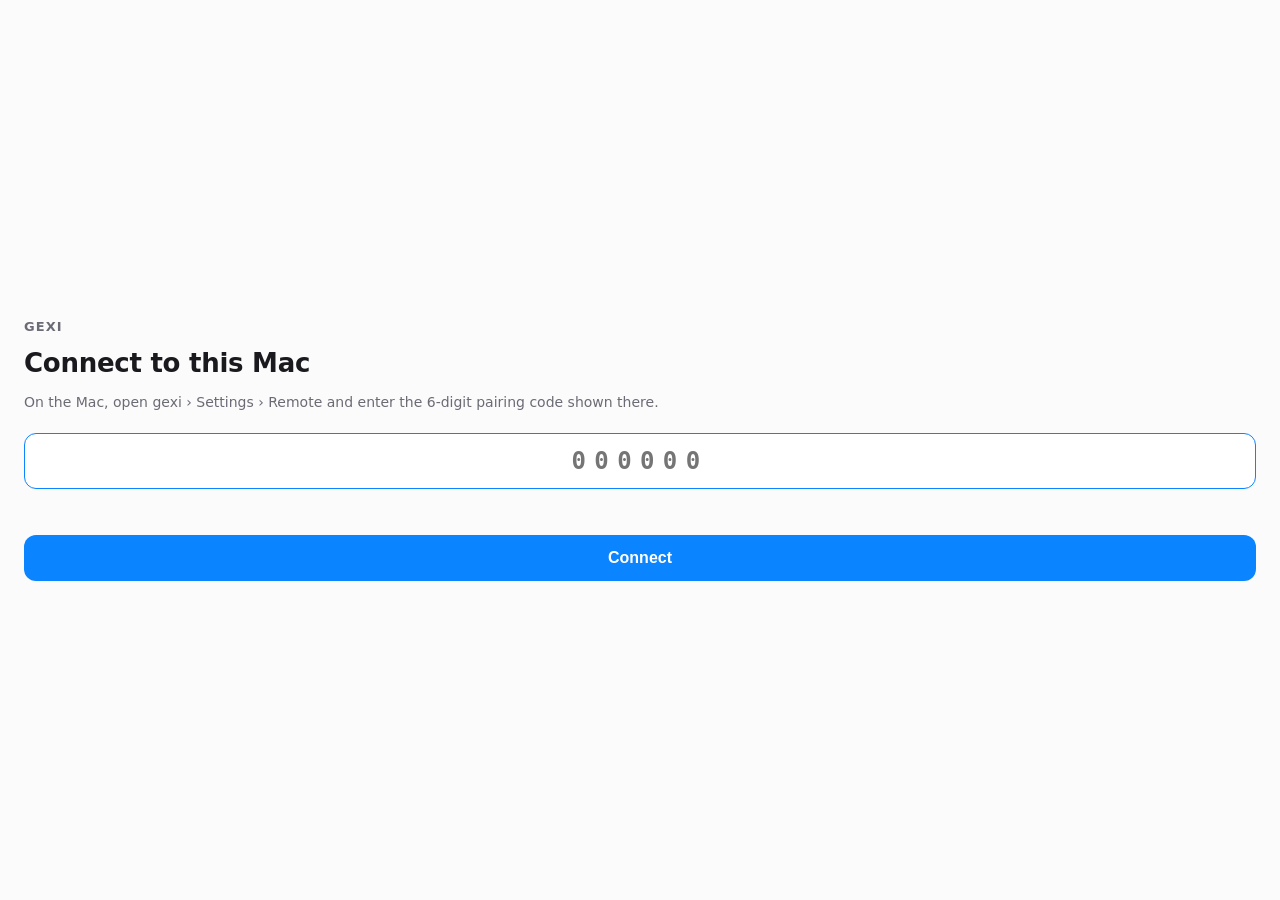
<file: web/remote/index.html>
<!doctype html>
<html lang="zh">
<head>
<meta charset="utf-8">
<meta name="viewport" content="width=device-width, initial-scale=1, viewport-fit=cover">
<meta name="theme-color" content="#111113">
<meta name="apple-mobile-web-app-capable" content="yes">
<meta name="apple-mobile-web-app-status-bar-style" content="black-translucent">
<title>gexi</title>
<link rel="stylesheet" href="remote.css">
</head>
<body>
<main id="app"></main>
<script src="remote.js"></script>
</body>
</html>
</file>
<file: docs/assets/site.css>
/* Gexi — official site.
   The page is one gexi window: a title bar, a session rail, a canvas of panes.
   Paper and ink outside, the app's own surfaces inside the window. */

@font-face {
  font-family: "JetBrains Mono";
  font-style: normal;
  font-weight: 100 800;
  font-display: swap;
  src: url("fonts/jetbrains-mono-latin.woff2") format("woff2");
  unicode-range: U+0000-00FF, U+0131, U+0152-0153, U+02BB-02BC, U+02C6, U+02DA, U+02DC, U+0304, U+0308, U+0329, U+2000-206F, U+20AC, U+2122, U+2191, U+2193, U+2212, U+2215, U+FEFF, U+FFFD;
}
@font-face {
  font-family: "JetBrains Mono";
  font-style: normal;
  font-weight: 100 800;
  font-display: swap;
  src: url("fonts/jetbrains-mono-latin-ext.woff2") format("woff2");
  unicode-range: U+0100-02BA, U+02BD-02C5, U+02C7-02CC, U+02CE-02D7, U+02DD-02FF, U+0304, U+0308, U+0329, U+1D00-1DBF, U+1E00-1E9F, U+1EF2-1EFF, U+2020, U+20A0-20AB, U+20AD-20C4, U+2113, U+2C60-2C7F, U+A720-A7FF;
}

:root {
  --paper: #f7f5f2;
  --paper-2: #efece7;
  --surface: #ffffff;
  --ink: #121212;
  --ink-2: #4a463f;
  --ink-3: #78736a;
  --line: rgba(18, 18, 18, 0.1);
  --line-soft: rgba(18, 18, 18, 0.055);
  --violet: #ac46ea;
  --violet-deep: #7d22b4;
  --violet-wash: rgba(172, 70, 234, 0.1);
  --green: #15803d;
  --green-wash: rgba(21, 128, 61, 0.1);
  --amber: #b45309;
  --amber-wash: rgba(180, 83, 9, 0.1);
  --red: #b91c1c;
  --font-ui: -apple-system, BlinkMacSystemFont, "SF Pro Text", "Helvetica Neue", Arial, sans-serif;
  --font-mono: "JetBrains Mono", ui-monospace, SFMono-Regular, Menlo, monospace;
  --titlebar: 46px;
  --rail: 248px;
  --wrap: 1120px;
  --col-a: 520px;
  --col-gap: clamp(28px, 4.4vw, 64px);
  --gutter: clamp(20px, 4.4vw, 52px);
  --section: clamp(88px, 9vw, 152px);
  --pane-ring: 0 0 0 1px rgba(18, 18, 18, 0.075);
  --pane-lift: 0 1px 1px rgba(17, 17, 26, 0.03), 0 8px 24px -12px rgba(17, 17, 26, 0.16);
  color-scheme: light;
}

*,
*::before,
*::after { box-sizing: border-box; }

html { -webkit-text-size-adjust: 100%; }

@media (prefers-reduced-motion: no-preference) {
  html { scroll-behavior: smooth; }
}

body {
  margin: 0;
  background: var(--paper);
  color: var(--ink);
  font-family: var(--font-ui);
  font-size: 17px;
  line-height: 1.55;
  -webkit-font-smoothing: antialiased;
  text-rendering: optimizeLegibility;
}

img { display: block; max-width: 100%; height: auto; }
a { color: inherit; }
button { font: inherit; color: inherit; background: none; border: 0; padding: 0; cursor: pointer; }
h1, h2, h3, h4, p, ul, ol, figure, table { margin: 0; }
ul, ol { padding: 0; list-style: none; }
svg { display: block; }
code, kbd, pre { font-family: var(--font-mono); }

::selection { background: var(--violet); color: #fff; }

:focus-visible {
  outline: 2px solid var(--violet-deep);
  outline-offset: 3px;
}

.skip {
  position: absolute;
  left: 16px;
  top: -64px;
  z-index: 100;
  background: var(--ink);
  color: var(--paper);
  padding: 10px 16px;
  text-decoration: none;
}
.skip:focus { top: 12px; }

.visually-hidden {
  position: absolute;
  width: 1px;
  height: 1px;
  margin: -1px;
  padding: 0;
  overflow: hidden;
  clip: rect(0 0 0 0);
  white-space: nowrap;
  border: 0;
}

/* ---------- window title bar ---------- */

.chrome {
  position: fixed;
  inset: 0 0 auto;
  z-index: 40;
  height: var(--titlebar);
  display: flex;
  align-items: center;
  gap: 18px;
  padding-inline: 18px;
  background: rgba(247, 245, 242, 0.82);
  -webkit-backdrop-filter: saturate(1.6) blur(18px);
  backdrop-filter: saturate(1.6) blur(18px);
  border-bottom: 1px solid var(--line-soft);
}

.lights { display: flex; gap: 7px; }
.lights i {
  width: 11px;
  height: 11px;
  border-radius: 50%;
  background: #ded9d2;
  box-shadow: inset 0 0 0 0.5px rgba(18, 18, 18, 0.14);
}
.lights i:nth-child(1) { background: #ff5f57; }
.lights i:nth-child(2) { background: #febc2e; }
.lights i:nth-child(3) { background: #28c840; }

.chrome-brand {
  display: flex;
  align-items: center;
  gap: 9px;
  font-size: 14px;
  font-weight: 600;
  letter-spacing: -0.01em;
  text-decoration: none;
}
.chrome-brand img { width: 22px; height: 22px; border-radius: 6px; }

.chrome-title {
  font-size: 12.5px;
  color: var(--ink-3);
  padding-left: 18px;
  border-left: 1px solid var(--line);
  white-space: nowrap;
  overflow: hidden;
  text-overflow: ellipsis;
}

.chrome-nav {
  margin-left: auto;
  display: flex;
  align-items: center;
  gap: 4px;
}
.chrome-nav a {
  font-size: 13px;
  color: var(--ink-2);
  text-decoration: none;
  padding: 7px 11px;
  border-radius: 7px;
  transition: background 0.15s ease, color 0.15s ease;
}
.chrome-nav a:hover { background: rgba(18, 18, 18, 0.05); color: var(--ink); }

.chrome-actions {
  display: flex;
  align-items: center;
  gap: 10px;
  padding-left: 10px;
  margin-left: 2px;
  border-left: 1px solid var(--line);
}

.ghost-link {
  display: inline-flex;
  align-items: center;
  gap: 6px;
  font-size: 13px;
  color: var(--ink-2);
  text-decoration: none;
  transition: color 0.15s ease;
}
.ghost-link:hover { color: var(--ink); }
.ghost-link svg { width: 13px; height: 13px; }

.btn {
  display: inline-flex;
  align-items: center;
  gap: 8px;
  height: 38px;
  padding-inline: 17px;
  border-radius: 9px;
  background: var(--ink);
  color: var(--paper);
  font-size: 14px;
  font-weight: 500;
  text-decoration: none;
  transition: transform 0.15s ease, background 0.15s ease;
}
.btn:hover { background: #000; }
.btn:active { transform: scale(0.975); }
.btn svg { width: 15px; height: 15px; }
.btn--sm { height: 32px; padding-inline: 14px; font-size: 13px; border-radius: 8px; }

/* ---------- workspace: rail + canvas ---------- */

.workspace {
  display: grid;
  grid-template-columns: var(--rail) minmax(0, 1fr);
  padding-top: var(--titlebar);
}

.rail {
  position: sticky;
  top: var(--titlebar);
  height: calc(100vh - var(--titlebar));
  display: flex;
  flex-direction: column;
  gap: 2px;
  padding: 22px 14px 18px;
  border-right: 1px solid var(--line-soft);
  background: linear-gradient(180deg, rgba(239, 236, 231, 0.72), rgba(247, 245, 242, 0.4));
}

.rail-label {
  font-size: 11px;
  letter-spacing: 0.1em;
  text-transform: uppercase;
  color: var(--ink-3);
  padding: 0 10px 10px;
}

.rail-list { display: flex; flex-direction: column; gap: 1px; }

.rail-item {
  display: flex;
  align-items: center;
  gap: 9px;
  padding: 7px 10px;
  border-radius: 8px;
  font-size: 13.5px;
  color: var(--ink-2);
  text-decoration: none;
  transition: background 0.14s ease, color 0.14s ease, box-shadow 0.14s ease;
}
.rail-item:hover { background: rgba(255, 255, 255, 0.66); color: var(--ink); }
.rail-item[aria-current="true"] {
  background: var(--surface);
  color: var(--ink);
  box-shadow: 0 0 0 1px rgba(18, 18, 18, 0.055), 0 1px 2px rgba(17, 17, 26, 0.05);
}

.rail-glyph {
  position: relative;
  width: 15px;
  height: 13px;
  border-radius: 3.5px;
  border: 1.4px solid currentColor;
  opacity: 0.5;
  flex: none;
}
.rail-glyph::after {
  content: "";
  position: absolute;
  top: 2.5px;
  bottom: 2.5px;
  left: 6.4px;
  width: 1px;
  background: currentColor;
  opacity: 0.55;
}
.rail-item[aria-current="true"] .rail-glyph {
  background: var(--violet);
  border-color: var(--violet);
  opacity: 1;
}
.rail-item[aria-current="true"] .rail-glyph::after {
  background: #fff;
  opacity: 0.7;
}

.rail-dot {
  margin-left: auto;
  width: 6px;
  height: 6px;
  border-radius: 50%;
  background: var(--green);
  opacity: 0;
  transition: opacity 0.2s ease;
}
.rail-item[aria-current="true"] .rail-dot { opacity: 1; }

.rail-foot {
  margin-top: auto;
  display: flex;
  flex-direction: column;
  gap: 10px;
  padding: 14px 10px 0;
  border-top: 1px solid var(--line-soft);
}

.rail-lang { display: flex; gap: 4px; }
.rail-lang a {
  flex: 1;
  text-align: center;
  padding: 6px 0;
  border-radius: 6px;
  font-size: 12px;
  color: var(--ink-3);
  text-decoration: none;
  transition: background 0.14s ease, color 0.14s ease;
}
.rail-lang a:hover { color: var(--ink); }
.rail-lang a[aria-current="true"] {
  background: rgba(18, 18, 18, 0.055);
  color: var(--ink);
}

.rail-meta {
  font-size: 11.5px;
  color: var(--ink-3);
  line-height: 1.5;
}

.rail-cta {
  display: inline-flex;
  align-items: center;
  gap: 6px;
  margin-top: 2px;
  padding-bottom: 3px;
  font-size: 13px;
  color: var(--ink);
  text-decoration: none;
  border-bottom: 1px solid var(--line);
  align-self: flex-start;
}
.rail-cta:hover { border-color: var(--ink-3); }
.rail-cta svg { width: 12px; height: 12px; }

.canvas {
  min-width: 0;
  padding-inline: var(--gutter);
  padding-bottom: 0;
}

.rail-strip {
  display: none;
  position: sticky;
  top: var(--titlebar);
  z-index: 30;
  gap: 2px;
  margin-inline: calc(var(--gutter) * -1);
  padding: 8px var(--gutter);
  overflow-x: auto;
  background: rgba(247, 245, 242, 0.86);
  -webkit-backdrop-filter: saturate(1.6) blur(18px);
  backdrop-filter: saturate(1.6) blur(18px);
  border-bottom: 1px solid var(--line-soft);
  scrollbar-width: none;
}
.rail-strip::-webkit-scrollbar { display: none; }
.rail-strip a {
  flex: none;
  padding: 5px 9px;
  border-radius: 6px;
  font-size: 12.5px;
  color: var(--ink-3);
  text-decoration: none;
  white-space: nowrap;
}
.rail-strip a[aria-current="true"] {
  background: var(--surface);
  color: var(--ink);
  box-shadow: 0 0 0 1px rgba(18, 18, 18, 0.06);
}

.wrap {
  width: 100%;
  max-width: var(--wrap);
  margin-inline: auto;
}

/* ---------- shared type ---------- */

.eyebrow {
  display: flex;
  align-items: center;
  gap: 10px;
  font-family: var(--font-mono);
  font-size: 11.5px;
  letter-spacing: 0.06em;
  color: var(--ink-3);
}
.eyebrow i {
  width: 6px;
  height: 6px;
  border-radius: 50%;
  background: var(--violet);
  flex: none;
}

h1 {
  font-size: clamp(44px, 7.6vw, 104px);
  line-height: 0.96;
  letter-spacing: -0.038em;
  font-weight: 600;
}

h2 {
  font-size: clamp(30px, 3.9vw, 50px);
  line-height: 1.03;
  letter-spacing: -0.028em;
  font-weight: 600;
  text-wrap: balance;
}

.lead {
  text-wrap: balance;
  font-size: clamp(17px, 1.35vw, 19px);
  line-height: 1.62;
  color: var(--ink-2);
  max-width: 46ch;
}

.body-copy {
  text-wrap: pretty;
  font-size: 16px;
  line-height: 1.72;
  color: var(--ink-2);
  max-width: 64ch;
}
.body-copy + .body-copy { margin-top: 14px; }

.lead code,
.body-copy code,
.answer code,
.req-list code {
  font-size: 0.88em;
  padding: 0.1em 0.2em;
  margin-inline: -0.04em;
  border-radius: 4px;
  background: rgba(18, 18, 18, 0.055);
  white-space: nowrap;
}

kbd {
  font-size: 0.84em;
  padding: 0.12em 0.36em;
  border-radius: 4px;
  background: var(--surface);
  box-shadow: 0 0 0 1px rgba(18, 18, 18, 0.11), 0 1px 0 rgba(18, 18, 18, 0.08);
}

/* ---------- hero ---------- */

.hero {
  padding-top: clamp(30px, 4.6vw, 62px);
}

.hero-head { max-width: 100%; }

.hero-head h1 { margin-top: 16px; }

.hero-head .stop-mark {
  display: inline-block;
  width: 0.2em;
  height: 0.2em;
  margin-left: 0.06em;
  border-radius: 0.035em;
  background: var(--violet);
  vertical-align: 0.02em;
}

.hero-line { display: block; overflow: hidden; }
.hero-line > span { display: block; }

.hero-sub {
  margin-top: clamp(20px, 2.4vw, 30px);
  padding-top: 20px;
  border-top: 1px solid var(--line);
}

.hero-sub p {
  text-wrap: balance;
  font-size: clamp(16.5px, 1.3vw, 18.5px);
  line-height: 1.6;
  color: var(--ink-2);
  max-width: 60ch;
}

.hero-actions { display: flex; align-items: center; gap: 18px; flex-wrap: wrap; margin-top: 18px; }

/* ---------- the live window ---------- */

.stage {
  margin-top: clamp(24px, 2.8vw, 38px);
}

.win {
  position: relative;
  border-radius: 16px;
  background: var(--paper-2);
  box-shadow: var(--pane-ring), 0 2px 4px rgba(17, 17, 26, 0.04), 0 24px 60px -32px rgba(17, 17, 26, 0.3);
  overflow: hidden;
}

.win-bar {
  display: flex;
  align-items: center;
  gap: 12px;
  height: 40px;
  padding-inline: 14px;
  border-bottom: 1px solid rgba(18, 18, 18, 0.07);
  background: rgba(255, 255, 255, 0.5);
}

.win-path {
  font-family: var(--font-mono);
  font-size: 11.5px;
  color: var(--ink-3);
  margin-left: auto;
}

.win-body { display: grid; grid-template-columns: 196px minmax(0, 1fr); }

.win-side {
  background: rgba(255, 255, 255, 0.42);
  border-right: 1px solid rgba(18, 18, 18, 0.06);
  padding: 10px 8px 14px;
  min-height: 0;
}

.side-search {
  display: flex;
  align-items: center;
  gap: 7px;
  height: 28px;
  padding-inline: 9px;
  border-radius: 7px;
  background: rgba(18, 18, 18, 0.045);
  color: var(--ink-3);
  font-size: 12px;
  margin-bottom: 10px;
}
.side-search svg { width: 12px; height: 12px; }

.side-group { margin-bottom: 10px; }
.side-project {
  display: flex;
  align-items: center;
  gap: 7px;
  padding: 4px 6px;
  font-size: 11.5px;
  color: var(--ink-3);
}
.side-project svg { width: 13px; height: 13px; flex: none; }
.side-project .chev { width: 9px; height: 9px; }

.sess {
  display: flex;
  align-items: center;
  gap: 8px;
  padding: 5px 8px 5px 22px;
  border-radius: 6px;
  font-size: 12.5px;
  color: var(--ink-2);
  cursor: default;
  transition: background 0.13s ease, color 0.13s ease;
}
.sess:hover { background: rgba(18, 18, 18, 0.045); color: var(--ink); }
.sess.active {
  background: var(--surface);
  color: var(--ink);
  box-shadow: 0 0 0 1px rgba(18, 18, 18, 0.055), 0 1px 2px rgba(17, 17, 26, 0.05);
}
.sess .dot { width: 5px; height: 5px; border-radius: 50%; margin-left: auto; }
.dot--work { background: var(--green); }
.dot--wait { background: var(--amber); }

.win-main { min-width: 0; padding: 10px; }

.panes {
  display: grid;
  gap: 8px;
  grid-template-columns: repeat(2, minmax(0, 1fr));
  grid-template-rows: repeat(2, minmax(0, 1fr));
  min-height: 372px;
}
.panes[data-count="1"] { grid-template-columns: 1fr; grid-template-rows: 1fr; }
.panes[data-count="2"] { grid-template-columns: repeat(2, minmax(0, 1fr)); grid-template-rows: 1fr; }
.panes[data-count="3"] { grid-template-columns: repeat(2, minmax(0, 1fr)); grid-template-rows: repeat(2, minmax(0, 1fr)); }
.panes[data-count="3"] > .pane:first-child { grid-row: span 2; }
.panes[data-count="4"] { grid-template-columns: repeat(2, minmax(0, 1fr)); grid-template-rows: repeat(2, minmax(0, 1fr)); }

.pane {
  display: flex;
  flex-direction: column;
  min-width: 0;
  border-radius: 10px;
  background: var(--surface);
  box-shadow: 0 0 0 1px rgba(18, 18, 18, 0.07), 0 1px 2px rgba(17, 17, 26, 0.045);
  overflow: hidden;
  transition: box-shadow 0.16s ease, opacity 0.16s ease;
}
.panes .pane { opacity: 0.94; }
.panes .pane.focused { opacity: 1; box-shadow: 0 0 0 1px rgba(18, 18, 18, 0.09), 0 2px 10px -4px rgba(17, 17, 26, 0.18); }

.pane-head {
  display: flex;
  align-items: center;
  gap: 8px;
  height: 30px;
  padding-inline: 10px;
  border-bottom: 1px solid rgba(18, 18, 18, 0.055);
  flex: none;
}

.pane-title {
  display: flex;
  align-items: center;
  gap: 6px;
  font-size: 11.5px;
  color: var(--ink);
  font-weight: 500;
}
.agent-dot {
  width: 7px;
  height: 7px;
  border-radius: 2px;
  background: var(--violet);
  flex: none;
}

.branch-pill {
  display: inline-flex;
  align-items: center;
  gap: 4px;
  font-family: var(--font-mono);
  font-size: 11px;
  color: var(--ink-2);
  padding: 2px 6px;
  border-radius: 5px;
  background: rgba(18, 18, 18, 0.045);
  white-space: nowrap;
}
.branch-pill svg { width: 10px; height: 10px; }
.branch-pill .add { color: var(--green); }
.branch-pill .del { color: var(--red); }

.pane-path { font-family: var(--font-mono); font-size: 11px; color: var(--ink-3); }

.pane-actions { margin-left: auto; display: flex; gap: 1px; }
.pane-btn {
  display: grid;
  place-items: center;
  width: 21px;
  height: 21px;
  border-radius: 5px;
  color: var(--ink-3);
  transition: background 0.13s ease, color 0.13s ease;
}
.pane-btn:hover { background: rgba(18, 18, 18, 0.06); color: var(--ink); }
.pane-btn:disabled { opacity: 0.3; cursor: not-allowed; }
.pane-btn svg { width: 12px; height: 12px; }

.term {
  flex: 1;
  min-height: 0;
  margin: 0;
  padding: 10px 12px 14px;
  font-size: 11.5px;
  line-height: 1.62;
  color: var(--ink-2);
  white-space: pre-wrap;
  overflow: hidden;
}
.term .dir { color: var(--violet-deep); }
.term .dim { color: var(--ink-3); }
.term .green { color: var(--green); }
.term .red { color: var(--red); }
.term .yellow { color: var(--amber); }
.term .purple { color: var(--violet-deep); }
.term .cursor {
  display: inline-block;
  width: 6px;
  height: 12px;
  background: var(--ink);
  vertical-align: -1px;
  animation: caret 1.1s steps(1) infinite;
}
@keyframes caret { 50% { opacity: 0; } }

.stage-hint {
  display: flex;
  align-items: center;
  gap: 8px;
  margin: 0 0 12px;
  font-size: 12.5px;
  color: var(--ink-3);
}
.stage-hint svg { width: 13px; height: 13px; flex: none; }

/* ---------- section shell ---------- */

.section { padding-top: var(--section); scroll-margin-top: calc(var(--titlebar) + 16px); }
.section-head { max-width: 62ch; }
.section-head h2 { margin-bottom: 18px; }

.section-kicker {
  font-family: var(--font-mono);
  font-size: 11.5px;
  letter-spacing: 0.07em;
  color: var(--violet-deep);
  margin-bottom: 14px;
}

/* ---------- canvas section ---------- */

.band {
  margin-top: clamp(34px, 4vw, 56px);
}
.band.panes { min-height: 0; }
.band .pane { min-height: 156px; }
.band .term { font-size: 11px; }

.canvas-notes {
  display: grid;
  grid-template-columns: var(--col-a) minmax(0, 1fr);
  column-gap: var(--col-gap);
  margin-top: 40px;
  border-top: 1px solid var(--line);
}
.canvas-notes li {
  display: grid;
  grid-template-columns: 92px minmax(0, 1fr);
  gap: 16px;
  padding: 18px 0;
  border-bottom: 1px solid var(--line-soft);
  font-size: 14.5px;
  line-height: 1.6;
  color: var(--ink-2);
}
.canvas-notes .k {
  font-size: 12.5px;
  color: var(--ink-2);
  padding-top: 1px;
}

/* ---------- sessions section ---------- */

.sessions {
  margin-top: clamp(34px, 4vw, 56px);
  display: grid;
  grid-template-columns: var(--col-a) minmax(0, 1fr);
  gap: var(--col-gap);
  align-items: start;
}
.sessions .section-head { max-width: none; }

.session-stack {
  border-radius: 14px;
  background: var(--paper-2);
  box-shadow: var(--pane-ring), var(--pane-lift);
  overflow: hidden;
}
.session-stack .win-bar { background: rgba(255, 255, 255, 0.5); }
.stack-inner { background: var(--surface); padding: 10px; }

.stack-head {
  display: flex;
  align-items: center;
  gap: 10px;
  padding: 6px 8px 12px;
  border-bottom: 1px solid var(--line-soft);
  font-size: 12px;
  color: var(--ink-3);
}
.stack-head .count { margin-left: auto; font-family: var(--font-mono); font-size: 11px; }

.stack-list { padding-top: 8px; }

.stack-group + .stack-group { margin-top: 8px; }

.stack-project {
  display: flex;
  align-items: center;
  gap: 8px;
  padding: 5px 8px;
  font-size: 11.5px;
  color: var(--ink-3);
}
.stack-project svg { width: 13px; height: 13px; flex: none; }
.stack-project .chev { width: 9px; height: 9px; }

.stack-row {
  display: flex;
  align-items: baseline;
  gap: 10px;
  padding: 9px 10px 9px 26px;
  border-radius: 8px;
  cursor: default;
  transition: background 0.14s ease;
}
.stack-row:hover { background: rgba(18, 18, 18, 0.035); }
.stack-row[data-on="true"] {
  background: rgba(18, 18, 18, 0.045);
}
.stack-name { font-size: 13.5px; color: var(--ink); }
.stack-what {
  margin-left: auto;
  font-family: var(--font-mono);
  font-size: 11px;
  color: var(--ink-3);
  white-space: nowrap;
}
.stack-state {
  width: 6px;
  height: 6px;
  border-radius: 50%;
  flex: none;
  margin-left: 4px;
}
.stack-state--work { background: var(--green); }
.stack-state--wait { background: var(--amber); }

/* ---------- cli section ---------- */

.cli {
  margin-top: clamp(26px, 3vw, 44px);
  display: grid;
  grid-template-columns: var(--col-a) minmax(0, 1fr);
  gap: var(--col-gap);
  align-items: start;
}

.cli-stage {
  position: sticky;
  top: calc(var(--titlebar) + 28px);
}

.cli-term { min-height: 0; }
.cli-term .term { font-size: 12px; line-height: 1.72; padding: 14px 18px 16px; white-space: normal; }
.cli-term .term-line { display: block; white-space: pre-wrap; }
.anim .cli-term .term-line[data-step] { display: none; }
.anim .cli-term .term-line[data-on="true"] { display: block; }

.cli-steps { display: flex; flex-direction: column; gap: 0; }
.cli-step .step-cmd { color: var(--ink-3); transition: color 0.2s ease; }
.cli-step[data-active="true"] .step-cmd { color: var(--violet-deep); }

.cli-step {
  padding: 26px 0 30px;
  border-top: 1px solid var(--line);
  transition: opacity 0.25s ease;
}
.cli-step:first-child { border-top: 0; padding-top: 0; }
.cli-step h3 {
  font-size: 19px;
  line-height: 1.35;
  letter-spacing: -0.014em;
  font-weight: 600;
  margin-bottom: 10px;
}
.cli-step p {
  text-wrap: pretty;
  font-size: 15px;
  line-height: 1.66;
  color: var(--ink-2);
  max-width: 44ch;
}
.cli-step .step-cmd {
  display: inline-block;
  margin-top: 12px;
  font-family: var(--font-mono);
  font-size: 12px;
  color: var(--violet-deep);
}

/* ---------- agents section ---------- */

.agents {
  margin-top: clamp(34px, 4vw, 56px);
  display: grid;
  grid-template-columns: var(--col-a) minmax(0, 1fr);
  gap: var(--col-gap);
  align-items: start;
}

.notif {
  display: flex;
  align-items: center;
  gap: 12px;
  padding: 12px 14px;
  border-radius: 14px;
  background: rgba(255, 255, 255, 0.92);
  -webkit-backdrop-filter: blur(12px);
  backdrop-filter: blur(12px);
  box-shadow: var(--pane-ring), 0 12px 30px -18px rgba(17, 17, 26, 0.35);
}
.notif img { width: 30px; height: 30px; border-radius: 8px; }
.notif-title { font-size: 12.5px; font-weight: 600; }
.notif-body { font-size: 12.5px; color: var(--ink-2); }
.notif-time { margin-left: auto; font-size: 11.5px; color: var(--ink-3); align-self: flex-start; }

.state-list { margin-top: 14px; }
.state-row {
  display: flex;
  align-items: baseline;
  gap: 12px;
  padding: 13px 2px;
  border-bottom: 1px solid var(--line-soft);
  font-size: 14px;
}
.state-row .name {
  font-family: var(--font-mono);
  font-size: 12px;
  color: var(--ink);
}
.state-row .dir { font-family: var(--font-mono); font-size: 11.5px; color: var(--ink-3); }
.st {
  display: inline-flex;
  align-items: center;
  gap: 6px;
  font-size: 12.5px;
  color: var(--ink-2);
  white-space: nowrap;
}
.state-row .st { margin-left: auto; }
.st i { width: 6px; height: 6px; border-radius: 50%; flex: none; }
.st--work i { background: var(--green); }
.st--wait i { background: var(--amber); }
.st--idle i { background: var(--ink-3); }

.hooks {
  width: 100%;
  margin-top: 18px;
  border-collapse: collapse;
  font-size: 13.5px;
}
.hooks caption { text-align: left; }
.hooks th {
  text-align: left;
  font-family: var(--font-mono);
  font-size: 11px;
  letter-spacing: 0.06em;
  text-transform: uppercase;
  color: var(--ink-3);
  font-weight: 400;
  padding: 0 0 8px;
  border-bottom: 1px solid var(--line);
}
.hooks td {
  padding: 11px 0;
  border-bottom: 1px solid var(--line-soft);
  vertical-align: middle;
}
.hooks td + th, .hooks th + th, .hooks td + td { padding-left: 14px; }
.hooks td code { font-size: 12px; color: var(--ink); }
.hooks .arrow { color: var(--ink-3); font-family: var(--font-mono); font-size: 11.5px; }

/* ---------- worktree track ---------- */

.track {
  margin-top: clamp(38px, 4.4vw, 62px);
  position: relative;
}

.track-line {
  position: relative;
  height: 1px;
  background: var(--line);
  margin: 0;
}
.track-fill {
  position: absolute;
  inset: 0 auto 0 0;
  width: 0%;
  background: linear-gradient(90deg, var(--violet), var(--green));
  transition: width 0.12s linear;
}

.track-stops {
  display: grid;
  grid-template-columns: repeat(5, minmax(0, 1fr));
  gap: 12px;
}

.stop {
  padding-top: 22px;
  position: relative;
}
.stop::before {
  content: "";
  position: absolute;
  top: -4.5px;
  left: 0;
  width: 9px;
  height: 9px;
  border-radius: 50%;
  background: var(--paper);
  box-shadow: inset 0 0 0 1.5px var(--line);
  transition: background 0.25s ease, box-shadow 0.25s ease;
}
.stop[data-on="true"]::before {
  background: var(--violet);
  box-shadow: inset 0 0 0 2px var(--violet);
}
.stop[data-on="done"]::before {
  background: var(--green);
  box-shadow: inset 0 0 0 2px var(--green);
}
.stop-key {
  font-family: var(--font-mono);
  font-size: 11px;
  letter-spacing: 0.06em;
  color: var(--ink-3);
  margin-bottom: 7px;
}
.stop h3 {
  font-size: 15px;
  font-weight: 600;
  letter-spacing: -0.012em;
  margin-bottom: 6px;
}
.stop p { font-size: 13px; line-height: 1.6; color: var(--ink-2); text-wrap: pretty; }

.strip-note {
  margin-top: 38px;
  font-size: 12.5px;
  color: var(--ink-3);
}
.pr-strip {
  margin-top: 10px;
  display: flex;
  flex-wrap: wrap;
  align-items: center;
  gap: 10px;
  padding: 14px 16px;
  border-radius: 12px;
  background: var(--surface);
  box-shadow: var(--pane-ring), var(--pane-lift);
}
.pr-strip .label {
  font-family: var(--font-mono);
  font-size: 11px;
  color: var(--ink-3);
  margin-right: 4px;
}
.chip {
  display: inline-flex;
  align-items: center;
  gap: 6px;
  height: 26px;
  padding-inline: 10px;
  border-radius: 6px;
  font-size: 12px;
  color: var(--ink-2);
  background: rgba(18, 18, 18, 0.045);
}
.chip--green { background: var(--green-wash); color: var(--green); }
.chip--amber { background: var(--amber-wash); color: var(--amber); }
.chip--violet { background: var(--violet-wash); color: var(--violet-deep); }
.chip--strong { background: var(--ink); color: var(--paper); }

.mini-dialog {
  width: min(320px, 100%);
  margin-top: 26px;
  padding: 14px 14px 12px;
  border-radius: 12px;
  background: rgba(255, 255, 255, 0.94);
  box-shadow: var(--pane-ring), 0 14px 30px -18px rgba(17, 17, 26, 0.4);
}
.mini-dialog-head { display: flex; align-items: center; gap: 8px; font-size: 13px; }
.mini-dialog-head img { border-radius: 6px; }
.mini-dialog p { margin-top: 8px; font-size: 12.5px; color: var(--ink-2); }
.mini-dialog-actions { display: flex; justify-content: flex-end; gap: 8px; margin-top: 14px; }
.chip i { width: 6px; height: 6px; border-radius: 50%; background: currentColor; }

/* ---------- install ---------- */

.install {
  margin-top: clamp(40px, 4.6vw, 64px);
  display: grid;
  grid-template-columns: var(--col-a) minmax(0, 1fr);
  gap: var(--col-gap);
  align-items: start;
}

.cmd-card {
  border-radius: 14px;
  background: #16150f;
  color: #ece8e1;
  padding: 20px 20px 22px;
  box-shadow: 0 24px 50px -30px rgba(17, 17, 26, 0.55);
}
.cmd-card .cmd-label {
  font-family: var(--font-mono);
  font-size: 11px;
  letter-spacing: 0.08em;
  text-transform: uppercase;
  color: rgba(236, 232, 225, 0.5);
  margin-bottom: 12px;
}
.cmd-row {
  display: flex;
  align-items: flex-start;
  gap: 12px;
}
.cmd-row code {
  flex: 1;
  min-width: 0;
  font-size: 12.5px;
  line-height: 1.7;
  color: #ece8e1;
  white-space: pre-wrap;
  overflow-wrap: normal;
  word-break: normal;
}
.cmd-row code .prompt { color: #a9a396; }
.cmd-row code .path { color: #c79bf0; }

.copy {
  display: grid;
  place-items: center;
  width: 30px;
  height: 30px;
  border-radius: 7px;
  background: rgba(236, 232, 225, 0.1);
  color: rgba(236, 232, 225, 0.75);
  flex: none;
  transition: background 0.15s ease, color 0.15s ease;
}
.copy:hover { background: rgba(236, 232, 225, 0.18); color: #fff; }
.copy svg { width: 14px; height: 14px; }
.copy .check { display: none; }
.copy[data-copied="true"] { color: #6ee7a8; }
.copy[data-copied="true"] .icon-copy { display: none; }
.copy[data-copied="true"] .check { display: block; }

.cmd-note {
  margin-top: 14px;
  font-size: 12.5px;
  line-height: 1.6;
  color: rgba(236, 232, 225, 0.62);
}

.req {
  padding-top: 4px;
}
.req h3 {
  font-size: 12px;
  letter-spacing: 0.08em;
  text-transform: uppercase;
  color: var(--ink-3);
  font-family: var(--font-mono);
  font-weight: 400;
  margin-bottom: 12px;
}
.req-list li {
  display: flex;
  gap: 10px;
  padding: 9px 0;
  font-size: 14.5px;
  line-height: 1.55;
  color: var(--ink-2);
  border-bottom: 1px solid var(--line-soft);
}
.req-list li::before {
  content: "";
  width: 5px;
  height: 5px;
  border-radius: 1.5px;
  background: var(--ink-3);
  flex: none;
  margin-top: 9px;
}
.req + .req { margin-top: 26px; }

.source-build {
  margin-top: 10px;
  font-family: var(--font-mono);
  font-size: 11.5px;
  line-height: 1.85;
  color: var(--ink-2);
  background: rgba(18, 18, 18, 0.035);
  border-radius: 8px;
  padding: 12px 14px;
  white-space: pre-wrap;
}

/* ---------- faq ---------- */

.faq {
  margin-top: clamp(56px, 6vw, 88px);
  border-radius: 14px;
  background: var(--paper-2);
  box-shadow: var(--pane-ring), var(--pane-lift);
  overflow: hidden;
}
.faq-body {
  display: grid;
  grid-template-columns: var(--col-a) minmax(0, 1fr);
  gap: var(--col-gap);
  align-items: start;
  padding: clamp(24px, 2.6vw, 34px) clamp(18px, 2vw, 26px) clamp(18px, 2vw, 26px);
  background: var(--surface);
}
.faq-head h2 { font-size: clamp(26px, 2.8vw, 36px); }
.faq-head p {
  margin-top: 12px;
  font-size: 15px;
  line-height: 1.65;
  color: var(--ink-2);
  max-width: 30ch;
}

.faq-inner { padding: 0; }
.qa { border-bottom: 1px solid var(--line-soft); }
.qa:last-child { border-bottom: 0; }
.qa summary {
  display: flex;
  align-items: baseline;
  gap: 16px;
  padding: 16px 0;
  font-size: 16px;
  font-weight: 500;
  letter-spacing: -0.008em;
  cursor: pointer;
  list-style: none;
}
.qa summary::-webkit-details-marker { display: none; }
.qa .sign {
  margin-left: auto;
  position: relative;
  width: 12px;
  height: 12px;
  flex: none;
  align-self: center;
}
.qa .sign::before,
.qa .sign::after {
  content: "";
  position: absolute;
  inset: 50% 0 auto;
  height: 1.5px;
  background: var(--ink-3);
  transition: transform 0.2s ease;
}
.qa .sign::after { transform: rotate(90deg); }
.qa[open] .sign::after { transform: rotate(0deg); }
.answer {
  padding: 0 28px 18px 0;
  font-size: 14.5px;
  line-height: 1.7;
  color: var(--ink-2);
}
.answer a { color: var(--violet-deep); }

/* ---------- footer ---------- */

.footer {
  margin-top: clamp(72px, 8vw, 120px);
  border-top: 1px solid var(--line);
  padding-top: 30px;
}

.footer-top {
  display: flex;
  flex-wrap: wrap;
  justify-content: space-between;
  gap: 20px 40px;
}
.footer-note {
  font-size: 13.5px;
  line-height: 1.65;
  color: var(--ink-2);
  max-width: 46ch;
}
.footer-note a { color: var(--ink); text-decoration-color: var(--line); }
.footer-nav { display: flex; flex-wrap: wrap; gap: 6px 20px; }
.footer-nav a {
  font-size: 13px;
  color: var(--ink-2);
  text-decoration: none;
}
.footer-nav a:hover { color: var(--ink); }

.footer-mark {
  display: flex;
  align-items: flex-end;
  justify-content: space-between;
  gap: 24px;
  margin-top: clamp(30px, 3.6vw, 48px);
  padding-bottom: 18px;
}
.footer-mark .word {
  font-size: clamp(76px, 15vw, 210px);
  line-height: 0.78;
  letter-spacing: -0.05em;
  font-weight: 600;
}
.footer-mark .word i {
  display: inline-block;
  width: 0.2em;
  height: 0.2em;
  border-radius: 0.045em;
  background: var(--violet);
  margin-left: 0.045em;
  vertical-align: 0.18em;
}
.footer-get {
  display: inline-flex;
  align-items: center;
  gap: 8px;
  font-size: 14px;
  text-decoration: none;
  padding-bottom: 6px;
  border-bottom: 1px solid var(--line);
  white-space: nowrap;
}
.footer-get svg { width: 14px; height: 14px; }

.footer-bottom {
  display: flex;
  flex-wrap: wrap;
  justify-content: space-between;
  align-items: center;
  gap: 8px 24px;
  padding: 16px 0 26px;
  border-top: 1px solid var(--line-soft);
  font-size: 12px;
  color: var(--ink-3);
}
.footer-bottom .footer-get {
  padding-bottom: 0;
  border-bottom: 0;
  font-size: 12.5px;
  color: var(--ink-2);
}
.footer-bottom .footer-get:hover { color: var(--ink); }

/* ---------- responsive ---------- */

@media (max-width: 1180px) {
  .win-body { grid-template-columns: 172px minmax(0, 1fr); }
}

@media (max-width: 1080px) {
  :root { --rail: 0px; }
  .workspace { grid-template-columns: minmax(0, 1fr); }
  .rail { display: none; }
  .rail-strip { display: flex; }
  .chrome-nav { display: none; }
  .canvas { padding-inline: var(--gutter); }
}

@media (max-width: 900px) {
  .cli,
  .agents,
  .install,
  .faq-body,
  .sessions { grid-template-columns: minmax(0, 1fr); }
  .cli-stage {
    position: sticky;
    top: calc(var(--titlebar) + 46px);
    z-index: 20;
  }
  .cli-term { min-height: 0; }
  .cli-term .term { height: 122px; overflow: hidden; }

  .track-stops { grid-template-columns: repeat(2, minmax(0, 1fr)); gap: 4px 18px; }
  .stop { padding: 18px 0 10px; }
  .track-line { display: none; }
  .canvas-notes { grid-template-columns: minmax(0, 1fr); }
  .win-body { grid-template-columns: minmax(0, 1fr); }
  .win-side { display: none; }
}

@media (max-width: 600px) {
  .band .pane { min-height: 0; }
}

@media (max-width: 760px) {
  :root { --titlebar: 52px; }
  .chrome-title { display: none; }
  .chrome { gap: 12px; padding-inline: var(--gutter); }
  .chrome-actions { border-left: 0; padding-left: 0; margin-left: auto; }
  h1 { font-size: clamp(38px, 10.4vw, 52px); }
  .panes[data-count] { grid-template-columns: minmax(0, 1fr); grid-template-rows: none; }
  .panes > .pane { min-height: 150px; }
  .hero { padding-top: 34px; }
  .panes { min-height: 0; }
  .panes[data-count="3"] > .pane:first-child { grid-row: auto; }
  .panes .pane { min-height: 148px; }
  .term { font-size: 11px; }
  .canvas-notes li { grid-template-columns: minmax(0, 1fr); gap: 4px; }
  .stack-what { display: none; }
  .footer-mark { flex-direction: column; align-items: flex-start; }
  .footer-mark .word { font-size: clamp(64px, 22vw, 120px); }
}

@media (prefers-reduced-motion: reduce) {
  .term .cursor { animation: none; }
  html { scroll-behavior: auto; }
}

@media print {
  .anim .cli-term .term-line[data-step] { display: block; }
  .chrome, .rail { position: static; }
  .canvas { padding: 0; }
}
</file>
<file: web/remote/remote.css>
:root {
  color-scheme: light dark;
  --bg: #fbfbfc;
  --fg: #1a1a1e;
  --muted: #6b6b75;
  --border: #e3e3e8;
  --surface: #ffffff;
  --raised: #f2f2f5;
  --term-bg: #fbfbfc;
  --term-fg: #1a1a1e;
  --accent: #0a84ff;
  --working: #2aa952;
  --waiting: #d19a10;
  --danger: #d64545;
}

@media (prefers-color-scheme: dark) {
  :root {
    --bg: #111113;
    --fg: #f5f5f7;
    --muted: #9a9aa2;
    --border: #2a2a2f;
    --surface: #18181b;
    --raised: #222226;
    --term-bg: #0e0f12;
    --term-fg: #e8e8ea;
    --working: #35c759;
    --waiting: #e0a92a;
    --danger: #ff6b6b;
  }
}

* { box-sizing: border-box; -webkit-tap-highlight-color: transparent; }

html, body { height: 100%; }

body {
  margin: 0;
  background: var(--bg);
  color: var(--fg);
  font-family: -apple-system, BlinkMacSystemFont, "SF Pro Text", system-ui, sans-serif;
  font-size: 15px;
  overscroll-behavior: none;
}

#app { height: 100%; }

.screen {
  display: flex;
  flex-direction: column;
  height: 100vh;
  height: 100dvh;
}

header {
  display: flex;
  align-items: center;
  gap: 10px;
  min-height: 52px;
  padding: calc(env(safe-area-inset-top) + 8px) 16px 8px;
  border-bottom: 1px solid var(--border);
  background: var(--bg);
}

header .grow { flex: 1; min-width: 0; }

.title {
  font-size: 16px;
  font-weight: 600;
  white-space: nowrap;
  overflow: hidden;
  text-overflow: ellipsis;
}

.subtitle {
  font-size: 12px;
  color: var(--muted);
  white-space: nowrap;
  overflow: hidden;
  text-overflow: ellipsis;
}

.icon-btn {
  flex: 0 0 auto;
  display: inline-flex;
  align-items: center;
  justify-content: center;
  width: 36px;
  height: 36px;
  border: 0;
  border-radius: 8px;
  background: transparent;
  color: var(--muted);
  font-size: 18px;
  cursor: pointer;
}

.icon-btn:active { background: var(--raised); }

.list {
  flex: 1;
  overflow: auto;
  padding: 8px 0 calc(env(safe-area-inset-bottom) + 18px);
}

.row {
  display: flex;
  align-items: center;
  gap: 10px;
  padding: 12px 16px;
  cursor: pointer;
}

.row:active { background: var(--raised); }

.row .main { flex: 1; min-width: 0; }

.row .name {
  font-size: 15px;
  font-weight: 500;
  white-space: nowrap;
  overflow: hidden;
  text-overflow: ellipsis;
}

.row .path {
  margin-top: 2px;
  font-size: 12px;
  color: var(--muted);
  white-space: nowrap;
  overflow: hidden;
  text-overflow: ellipsis;
}

.row + .row { border-top: 1px solid var(--border); }

.dot {
  flex: 0 0 auto;
  width: 8px;
  height: 8px;
  border-radius: 50%;
  background: transparent;
}

.dot.working { background: var(--working); }
.dot.waiting { background: var(--waiting); }

.empty {
  padding: 28px 20px;
  color: var(--muted);
  font-size: 13px;
  text-align: center;
}

.banner {
  padding: 8px 16px;
  font-size: 12px;
  color: var(--danger);
  background: color-mix(in srgb, var(--danger) 10%, transparent);
  border-bottom: 1px solid var(--border);
}

/* Pairing */

.pairing {
  display: flex;
  flex-direction: column;
  justify-content: center;
  gap: 14px;
  min-height: 100dvh;
  padding: 28px 24px calc(env(safe-area-inset-bottom) + 28px);
}

.brand {
  font-size: 13px;
  font-weight: 600;
  letter-spacing: 0.08em;
  text-transform: uppercase;
  color: var(--muted);
}

.pairing h1 {
  margin: 0;
  font-size: 26px;
  font-weight: 700;
  letter-spacing: -0.01em;
}

.pairing p {
  margin: 0;
  font-size: 14px;
  line-height: 1.5;
  color: var(--muted);
}

.code-input {
  width: 100%;
  margin-top: 6px;
  padding: 14px 16px;
  border: 1px solid var(--border);
  border-radius: 12px;
  background: var(--surface);
  color: var(--fg);
  font: 600 24px/1.1 "SF Mono", Menlo, monospace;
  letter-spacing: 0.35em;
  text-align: center;
}

.code-input:focus {
  outline: none;
  border-color: var(--accent);
}

.primary {
  width: 100%;
  padding: 14px 16px;
  border: 0;
  border-radius: 12px;
  background: var(--accent);
  color: #fff;
  font-size: 16px;
  font-weight: 600;
  cursor: pointer;
}

.primary:disabled { opacity: 0.5; }

.error { color: var(--danger); font-size: 13px; min-height: 18px; }

/* Terminal */

.chips {
  display: flex;
  gap: 6px;
  padding: 8px 12px;
  overflow-x: auto;
  border-bottom: 1px solid var(--border);
  background: var(--bg);
}

.chip {
  flex: 0 0 auto;
  padding: 5px 10px;
  border: 1px solid var(--border);
  border-radius: 7px;
  background: var(--surface);
  color: var(--fg);
  font-size: 12px;
  cursor: pointer;
}

.chip.active { border-color: var(--accent); color: var(--accent); }

.term-scroll {
  flex: 1;
  overflow: auto;
  background: var(--term-bg);
  -webkit-overflow-scrolling: touch;
}

pre.term {
  margin: 0;
  /* The host's grid at the size the app draws it: SF Mono at 12 with the
     terminal's own 1.2 line height and 12 by 10 padding. */
  padding: 10px 12px calc(env(safe-area-inset-bottom) + 10px);
  color: var(--term-fg);
  font: 12px/1.2 "SF Mono", Menlo, Consolas, monospace;
  white-space: pre-wrap;
  overflow-wrap: anywhere;
  tab-size: 4;
}

.actions {
  display: flex;
  gap: 6px;
  padding: 6px 10px;
  overflow-x: auto;
  border-bottom: 1px solid var(--border);
  background: var(--bg);
}

.actions .key {
  min-width: 0;
}

.keys {
  display: flex;
  gap: 6px;
  padding: 8px 10px;
  overflow-x: auto;
  border-top: 1px solid var(--border);
  background: var(--surface);
}

.key {
  flex: 0 0 auto;
  min-width: 40px;
  padding: 7px 10px;
  border: 1px solid var(--border);
  border-radius: 8px;
  background: var(--bg);
  color: var(--fg);
  font-size: 13px;
  cursor: pointer;
}

.key:active { background: var(--raised); }

.bar {
  display: flex;
  gap: 8px;
  padding: 8px 10px calc(env(safe-area-inset-bottom) + 8px);
  border-top: 1px solid var(--border);
  background: var(--surface);
}

.bar input {
  flex: 1;
  min-width: 0;
  padding: 10px 12px;
  border: 1px solid var(--border);
  border-radius: 9px;
  background: var(--bg);
  color: var(--fg);
  font-size: 16px;
}

.bar input:focus { outline: none; border-color: var(--accent); }

.bar button {
  flex: 0 0 auto;
  padding: 0 16px;
  border: 0;
  border-radius: 9px;
  background: var(--accent);
  color: #fff;
  font-size: 15px;
  font-weight: 600;
  cursor: pointer;
}

.hidden { display: none !important; }
</file>
